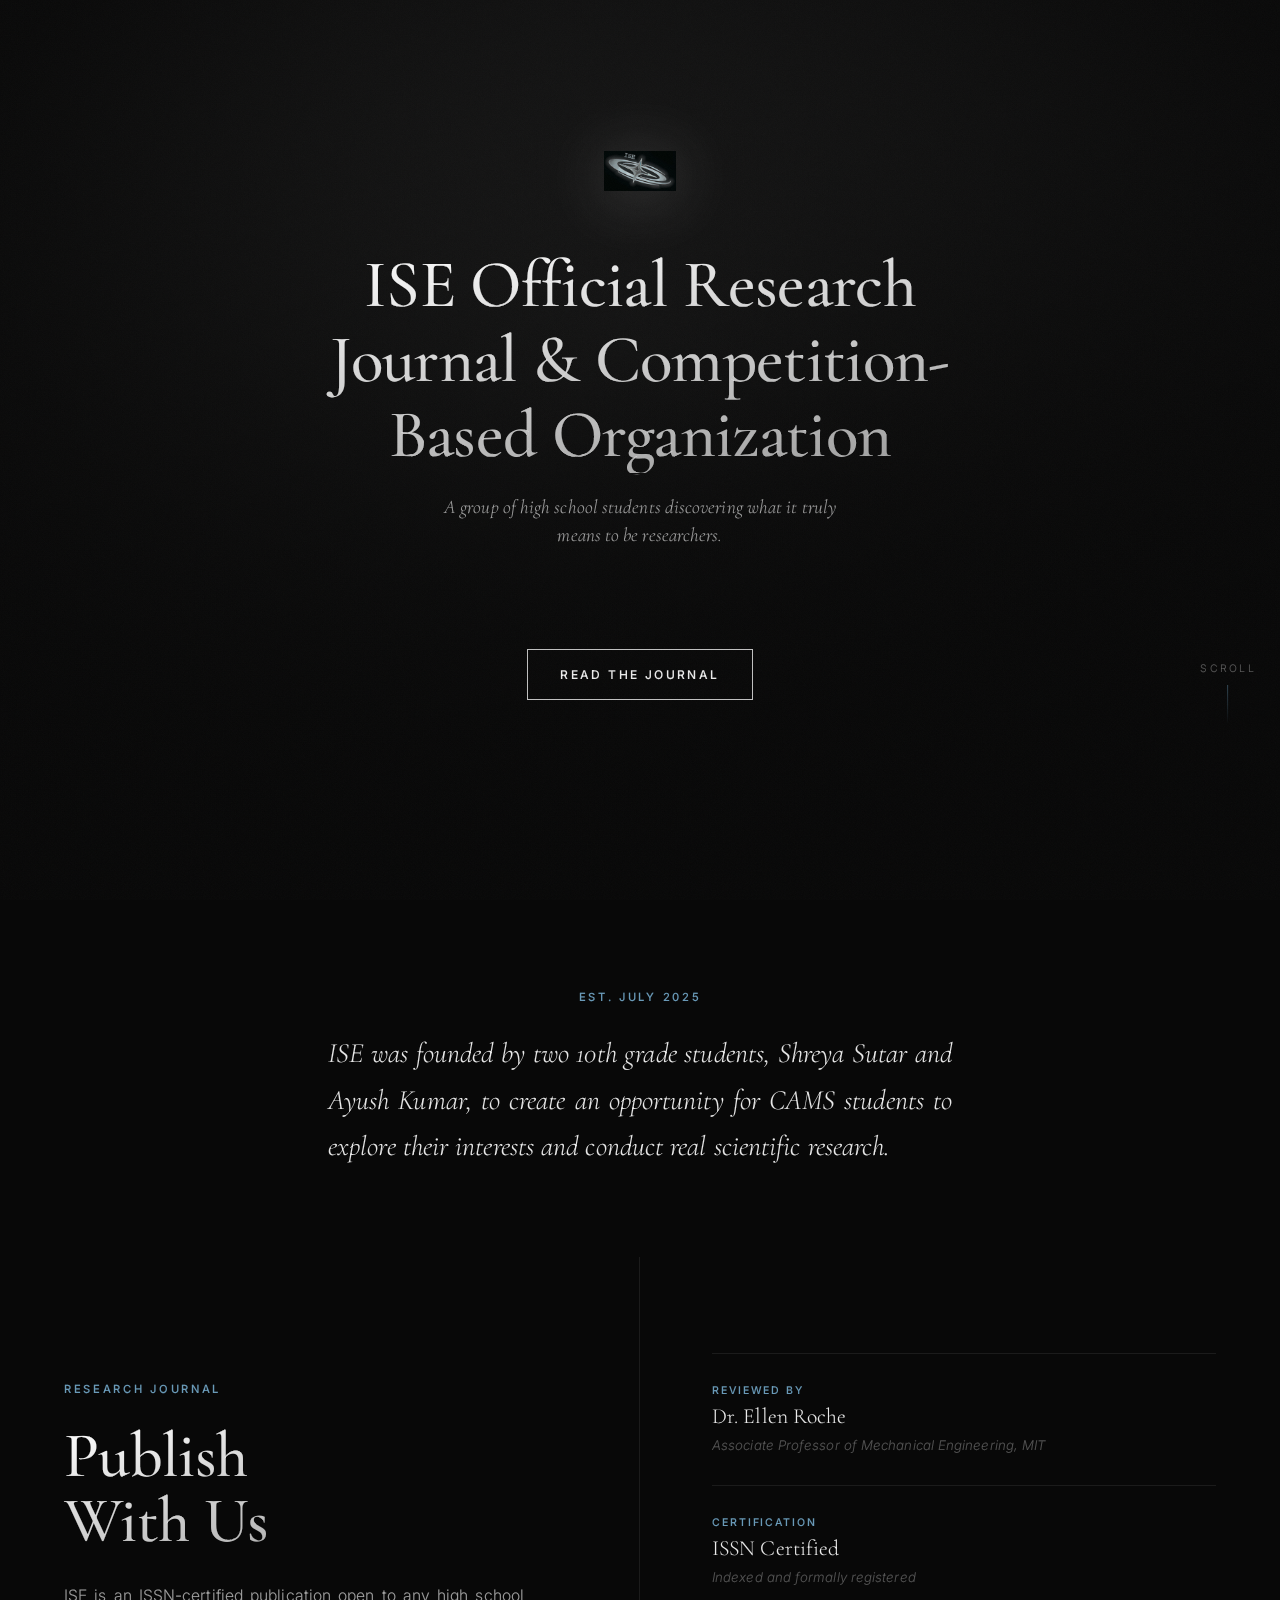
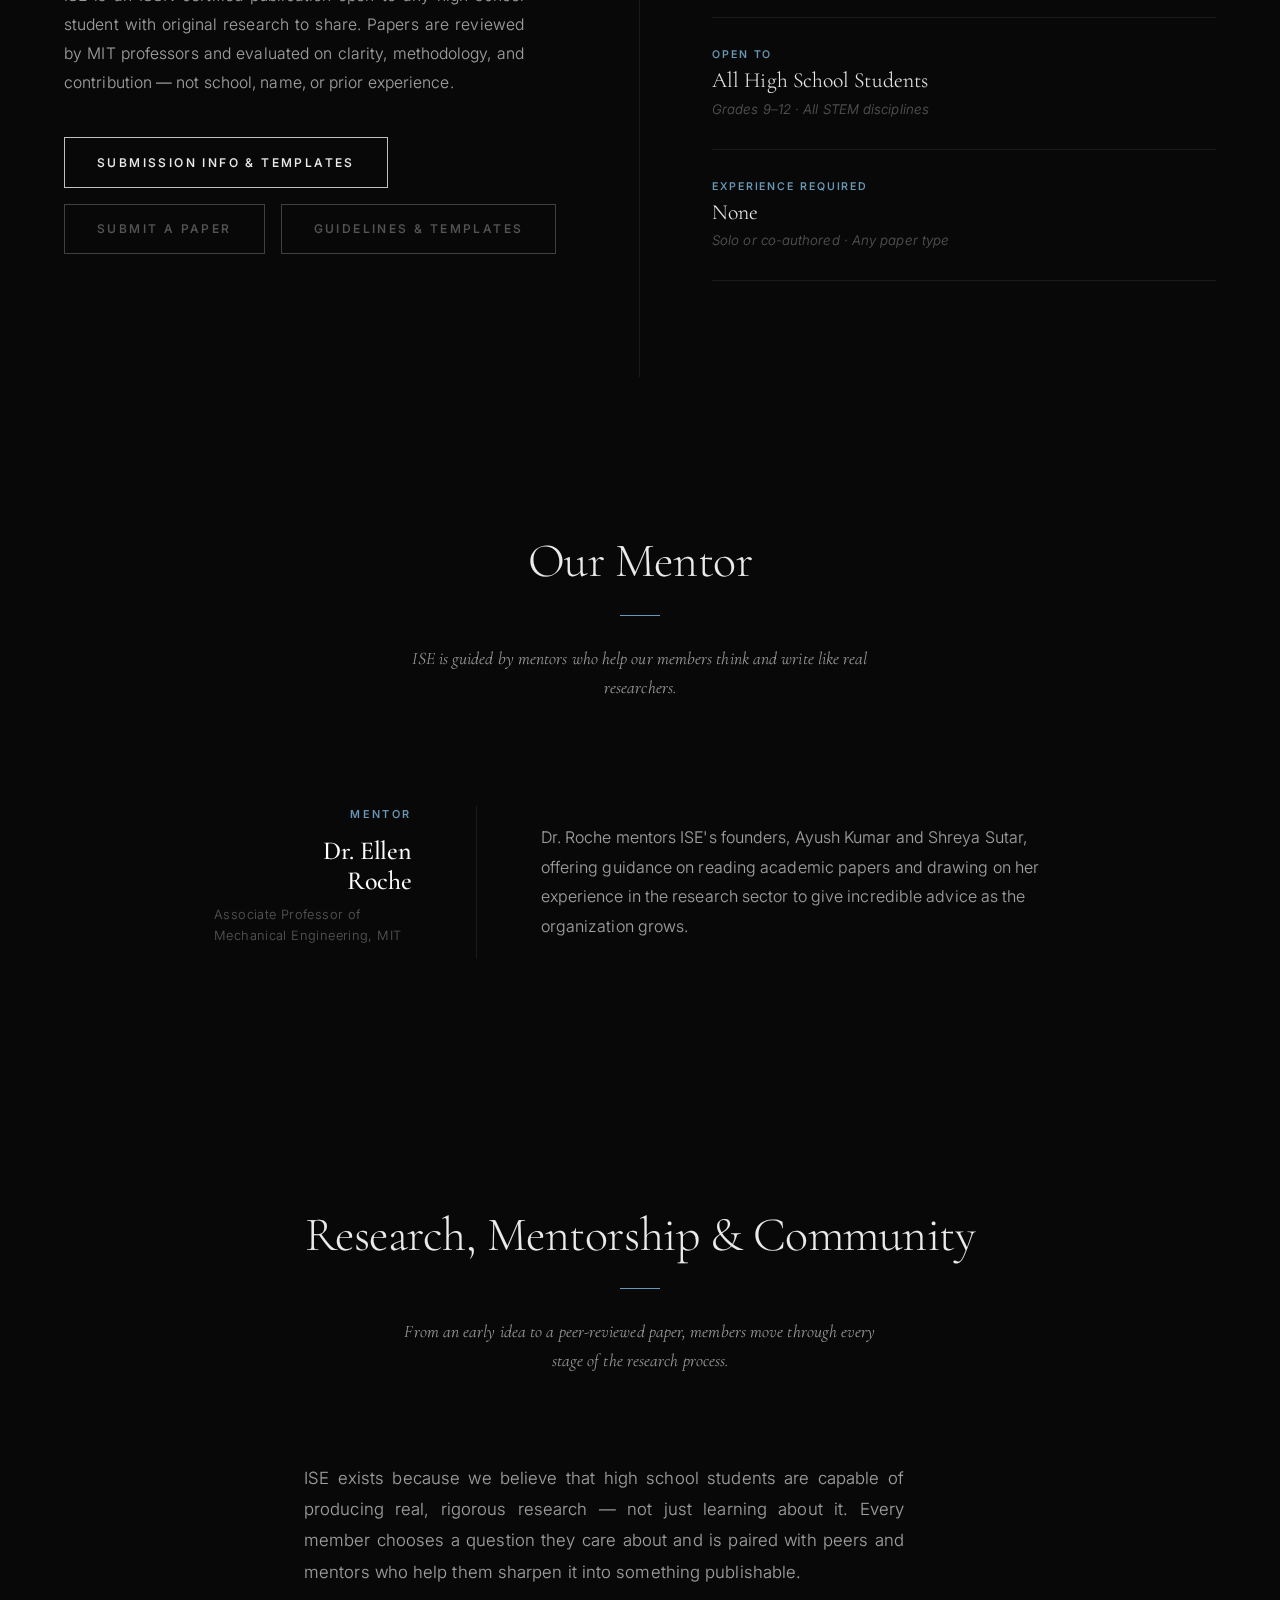
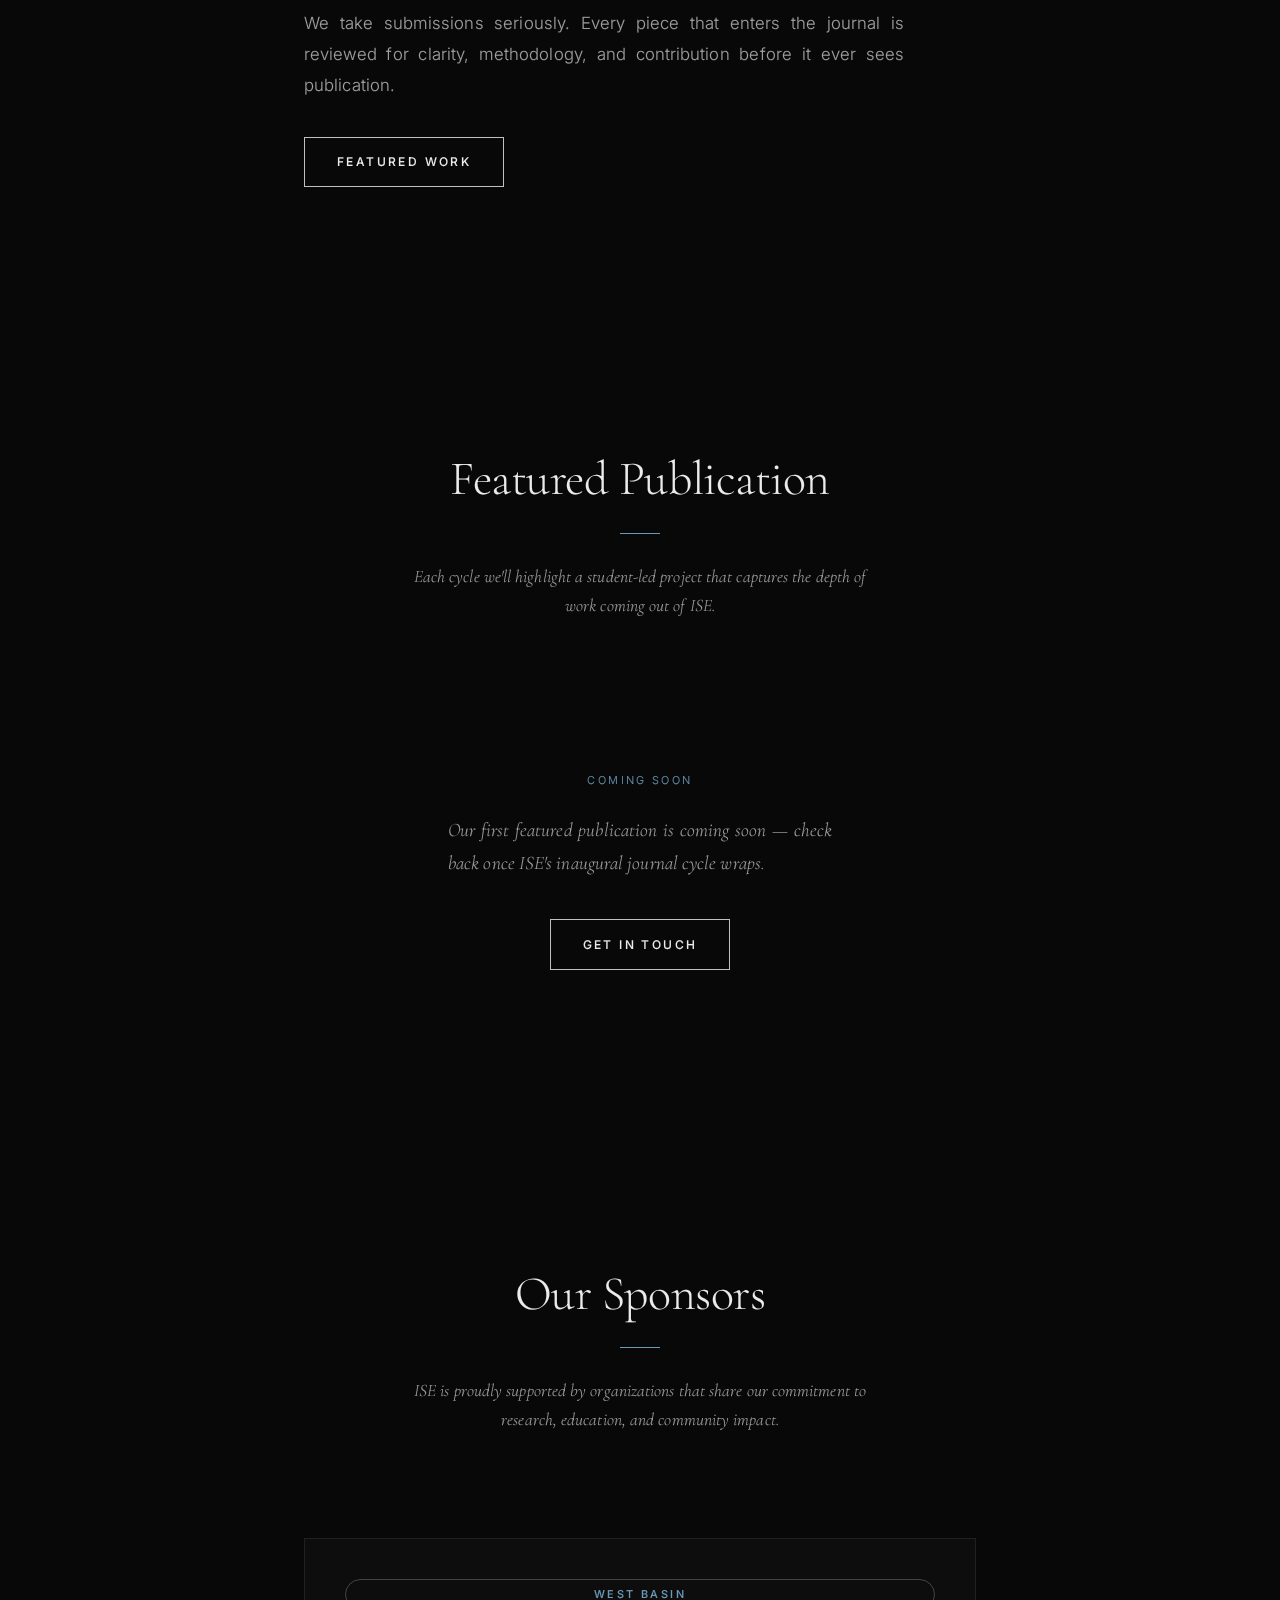
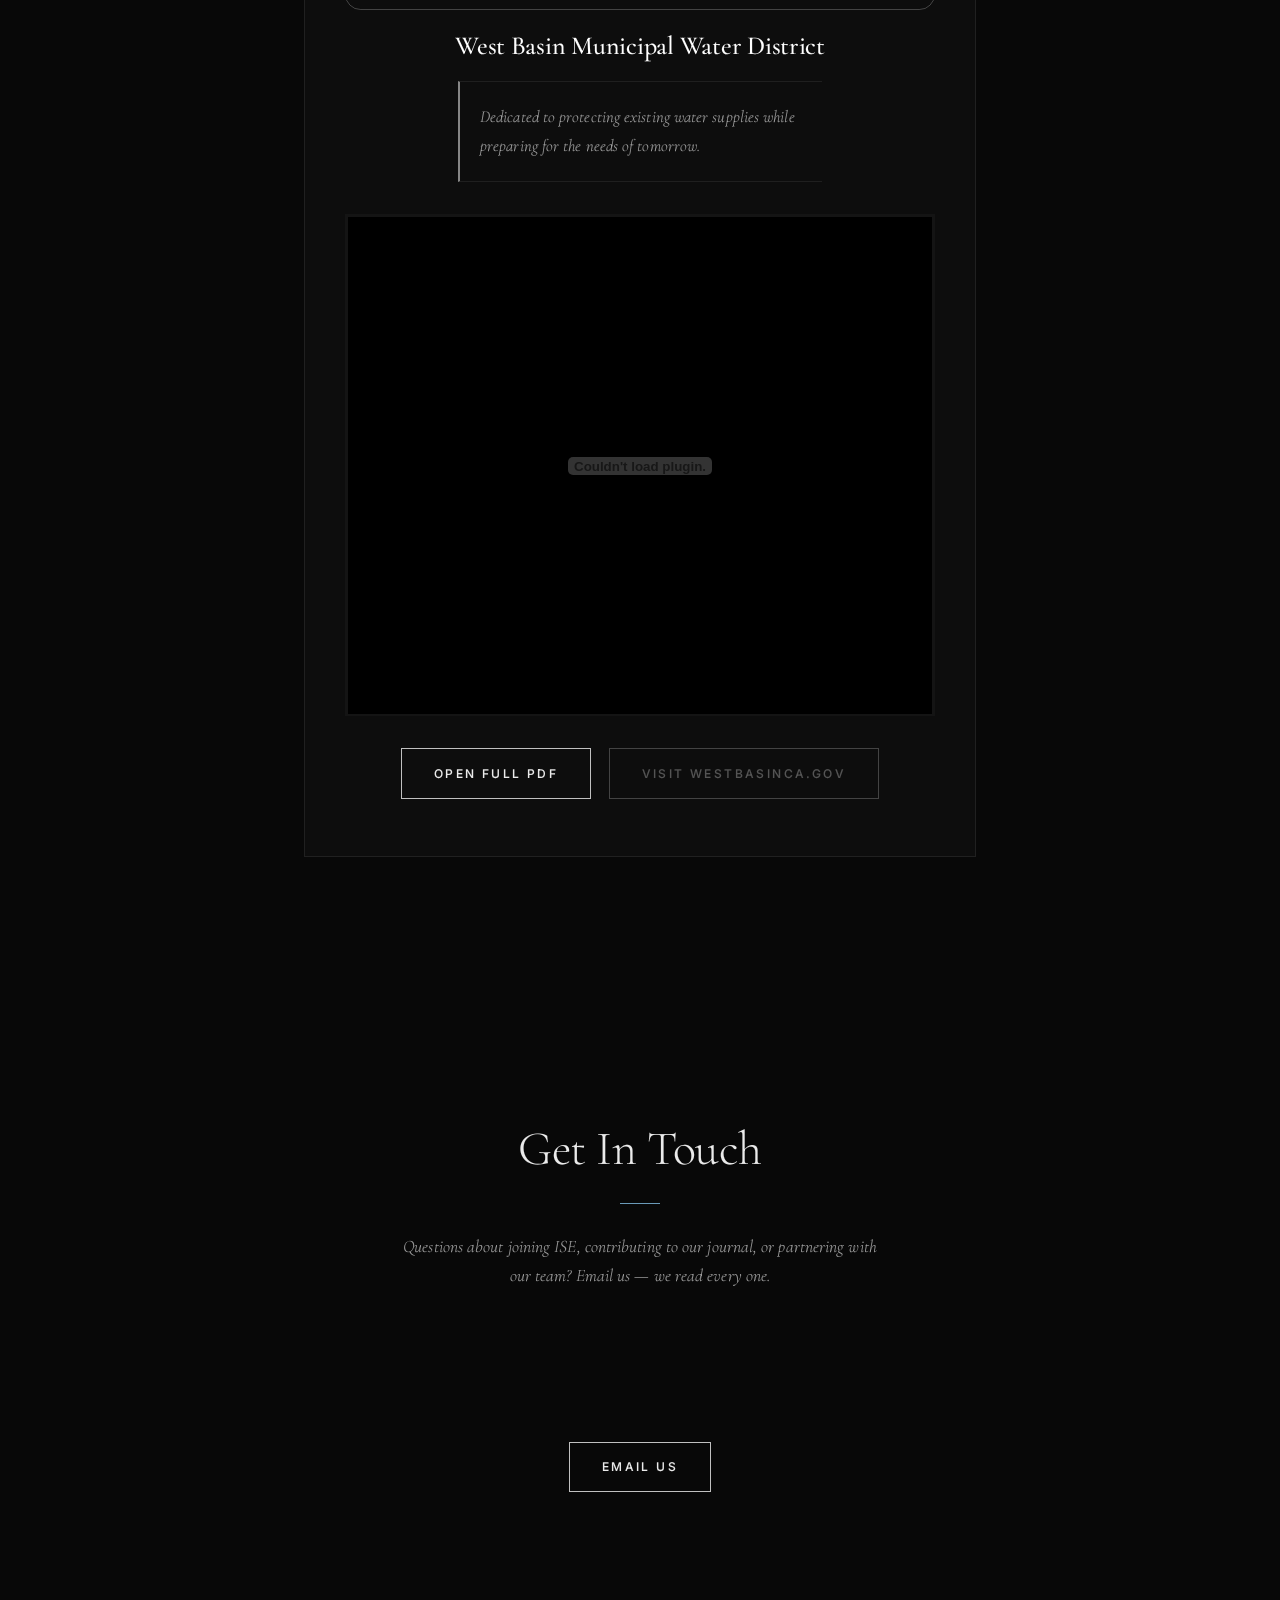
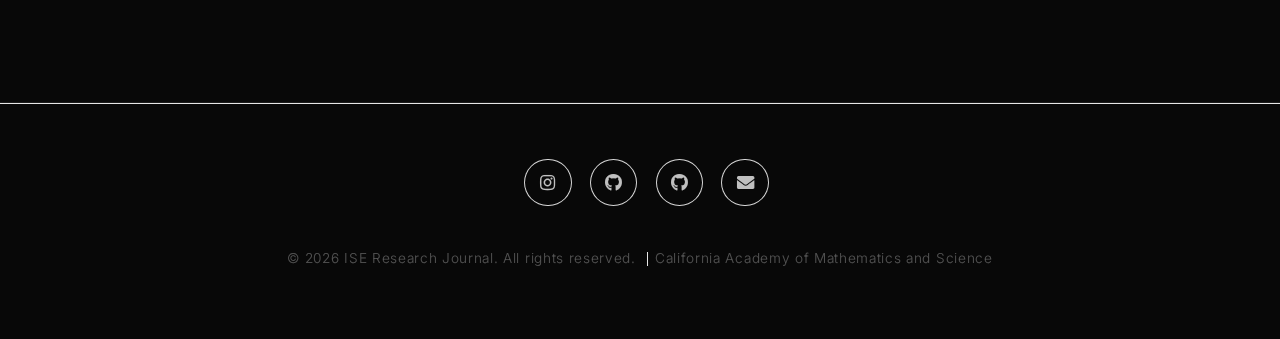
<file: index.html>
<!DOCTYPE HTML>
<!--
	ISE Official STEM Journal
	Base template: html5up.net (CCA 3.0) | Theme override: ISE black/silver
-->
<html>
	<head>
		<title>ISE Official STEM Journal</title>
		<meta charset="utf-8" />
		<meta name="viewport" content="width=device-width, initial-scale=1" />
		<meta name="description" content="ISE is a student-founded research journal and competition-based organization at the California Academy of Mathematics and Science, giving high school students the opportunity to conduct and publish real scientific research." />
		<link rel="icon" type="image/png" href="images/ISE_image.png" />
		<meta property="og:title" content="ISE Official Research Journal & Competition-Based Organization" />
		<meta property="og:description" content="A group of high school students discovering what it truly means to be researchers." />
		<meta property="og:image" content="images/header.jpg" />
		<meta property="og:type" content="website" />
		<link rel="stylesheet" href="assets/css/main.css" />
		<link rel="preconnect" href="https://fonts.googleapis.com">
		<link rel="preconnect" href="https://fonts.gstatic.com" crossorigin>
		<link href="https://fonts.googleapis.com/css2?family=Cormorant+Garamond:ital,wght@0,400;0,500;0,600;0,700;1,400;1,500&family=Inter:wght@300;400;500;600&display=swap" rel="stylesheet">

		<style>
			/* === ISE Theme — Black / White / Silver / Gray ============ */
			:root {
				--c-bg:            #080808;
				--c-bg-3:          #181818;
				--c-bg-elev:       #222222;
				--c-border:        rgba(192,192,192,0.10);
				--c-border-strong: rgba(192,192,192,0.30);
				--c-text:          #e8e8e8;
				--c-text-dim:      #a0a0a0;
				--c-text-mute:     #555;
				--c-silver:        #c0c0c0;
				--c-silver-bright: #ebebeb;
				--c-silver-dark:   #8a8a8a;
				--c-accent:        #6a9ab8;
				--c-accent-dim:    rgba(106,154,184,0.15);
				--ff-serif:        'Cormorant Garamond', Georgia, 'Times New Roman', serif;
				--ff-sans:         'Inter', -apple-system, BlinkMacSystemFont, 'Segoe UI', Roboto, sans-serif;
			}

			*, *::before, *::after { box-sizing: border-box; }

			html, body, body.is-preload {
				background: var(--c-bg);
				color: var(--c-text);
				font-family: var(--ff-sans);
				font-weight: 300;
				letter-spacing: 0.005em;
				line-height: 1.65;
			}

			h1, h2, h3, h4, h5, h6 {
				font-family: var(--ff-serif);
				font-weight: 500;
				letter-spacing: -0.01em;
				color: var(--c-silver-bright);
			}

			a { color: var(--c-silver-bright); transition: color .2s ease; }
			a:hover { color: #fff; }

			/* ---- Grain overlay ----------------------------------------- */
			body::after {
				content: '';
				position: fixed;
				inset: 0;
				pointer-events: none;
				z-index: 9999;
				opacity: 0.028;
				background-image: url("data:image/svg+xml,%3Csvg viewBox='0 0 256 256' xmlns='http://www.w3.org/2000/svg'%3E%3Cfilter id='noise'%3E%3CfeTurbulence type='fractalNoise' baseFrequency='0.9' numOctaves='4' stitchTiles='stitch'/%3E%3C/filter%3E%3Crect width='100%25' height='100%25' filter='url(%23noise)'/%3E%3C/svg%3E");
				background-size: 200px 200px;
			}

			/* ---- Scroll reveal ----------------------------------------- */
			.reveal {
				opacity: 0;
				transform: translateY(28px);
				transition: opacity 0.75s cubic-bezier(.22,.68,0,1.2), transform 0.75s cubic-bezier(.22,.68,0,1.2);
			}
			.reveal.visible {
				opacity: 1;
				transform: none;
			}
			.reveal-delay-1 { transition-delay: 0.1s; }
			.reveal-delay-2 { transition-delay: 0.2s; }
			.reveal-delay-3 { transition-delay: 0.32s; }
			.reveal-delay-4 { transition-delay: 0.44s; }

			/* ---- Hero -------------------------------------------------- */
			#header {
				position: relative;
				min-height: 100vh;
				display: flex; flex-direction: column;
				align-items: center; justify-content: center;
				text-align: center;
				padding: 5rem 1.5rem;
				background: var(--c-bg);
				overflow: hidden;
			}
			#header::before {
				content: '';
				position: absolute; inset: 0;
				background-image: var(--hero-image, none);
				background-size: cover;
				background-position: center;
				opacity: 0.28;
				filter: grayscale(100%) contrast(1.1);
				z-index: 0;
				transform: scale(1.04);
				animation: hero-drift 22s ease-in-out infinite alternate;
			}
			@keyframes hero-drift {
				from { transform: scale(1.04) translateY(0); }
				to   { transform: scale(1.08) translateY(-12px); }
			}
			#header::after {
				content: '';
				position: absolute; inset: 0;
				background:
					radial-gradient(ellipse 80% 70% at 50% 40%, rgba(8,8,8,0.3) 0%, rgba(8,8,8,0.92) 80%),
					linear-gradient(180deg, rgba(8,8,8,0.2) 0%, rgba(8,8,8,0.88) 100%);
				z-index: 1;
			}
			#header > * { position: relative; z-index: 2; }

			.hero-logo {
				width: 72px;
				height: 72px;
				object-fit: contain;
				margin-bottom: 2.5rem;
				opacity: 0.92;
				animation: logo-appear 1.2s cubic-bezier(.22,.68,0,1.2) both;
			}
			@keyframes logo-appear {
				from { opacity: 0; transform: translateY(-12px) scale(0.9); }
				to   { opacity: 0.92; transform: none; }
			}

			#header header h1 {
				font-size: clamp(2.2rem, 5.5vw, 4.2rem);
				line-height: 1.12;
				max-width: 20ch;
				margin: 0 auto 1.25rem;
				background: linear-gradient(170deg, #ffffff 0%, #999 100%);
				-webkit-background-clip: text;
				background-clip: text;
				-webkit-text-fill-color: transparent;
				animation: hero-text-in 1.1s 0.2s cubic-bezier(.22,.68,0,1.2) both;
			}
			#header header p {
				color: var(--c-text-dim);
				max-width: 52ch;
				margin: 0 auto 2.5rem;
				font-style: italic;
				font-family: var(--ff-serif);
				font-size: 1.2rem;
				animation: hero-text-in 1.1s 0.38s cubic-bezier(.22,.68,0,1.2) both;
			}
			#header footer {
				margin-top: 1rem;
				animation: hero-text-in 1.1s 0.52s cubic-bezier(.22,.68,0,1.2) both;
			}
			@keyframes hero-text-in {
				from { opacity: 0; transform: translateY(18px); }
				to   { opacity: 1; transform: none; }
			}

			/* scroll cue */
			.scroll-cue {
				position: absolute;
				bottom: 2.5rem;
				left: 50%;
				transform: translateX(-50%);
				z-index: 3;
				display: flex;
				flex-direction: column;
				align-items: center;
				gap: 0.5rem;
				opacity: 0.45;
				animation: cue-fade 1s 1.2s both;
			}
			@keyframes cue-fade { from { opacity: 0; } to { opacity: 0.45; } }
			.scroll-cue span {
				font-family: var(--ff-sans);
				font-size: 0.65rem;
				letter-spacing: 0.22em;
				text-transform: uppercase;
				color: var(--c-silver);
			}
			.scroll-cue-line {
				width: 1px;
				height: 40px;
				background: linear-gradient(to bottom, var(--c-accent), transparent);
				animation: line-pulse 2s ease-in-out infinite;
			}
			@keyframes line-pulse {
				0%, 100% { opacity: 0.4; transform: scaleY(1); }
				50% { opacity: 1; transform: scaleY(1.15); }
			}

			/* ---- Buttons ---------------------------------------------- */
			.button,
			input[type="submit"],
			input[type="reset"] {
				display: inline-block;
				background: transparent !important;
				border: 1px solid var(--c-silver) !important;
				color: var(--c-silver-bright) !important;
				text-transform: uppercase;
				letter-spacing: 0.2em;
				font-family: var(--ff-sans) !important;
				font-size: 0.75rem !important;
				font-weight: 500 !important;
				padding: 0.9rem 2rem !important;
				border-radius: 0 !important;
				box-shadow: none !important;
				text-shadow: none !important;
				transition: background .25s ease, color .25s ease, border-color .25s ease, transform .2s ease;
				cursor: pointer;
				text-decoration: none;
			}
			.button:hover,
			input[type="submit"]:hover,
			input[type="reset"]:hover {
				background: var(--c-silver-bright) !important;
				color: #000 !important;
				border-color: var(--c-silver-bright) !important;
				transform: translateY(-2px);
			}
			.button.alt,
			input[type="reset"] {
				border-color: rgba(192,192,192,0.3) !important;
				color: var(--c-text-mute) !important;
			}
			.button.alt:hover {
				background: rgba(192,192,192,0.1) !important;
				color: var(--c-silver-bright) !important;
				border-color: var(--c-silver-dark) !important;
			}

			/* ---- Main sections --------------------------------------- */
			.main {
				background: var(--c-bg) !important;
				padding: 7rem 0;
			}
			.main + .main { border-top: none; }

			.main > header { text-align: center; margin-bottom: 4.5rem; padding: 0 1.5rem; }
			.main > header h2 {
				font-size: clamp(1.9rem, 4vw, 3rem);
				margin-bottom: 0.75rem;
				display: inline-block;
			}
			.main > header h2::after {
				content: '';
				display: block;
				width: 40px; height: 1px;
				background: var(--c-accent);
				margin: 1.1rem auto 0;
				transition: width .4s ease;
			}
			.main > header:hover h2::after { width: 80px; }
			.main > header p {
				color: var(--c-text-dim);
				max-width: 60ch;
				margin: 1rem auto 0;
				font-family: var(--ff-serif);
				font-style: italic;
				font-size: 1.1rem;
			}

			/* ---- Content blocks -------------------------------------- */
			.content.dark { background: transparent; color: var(--c-text); }
			.content.style1.featured { background: transparent; padding: 2rem 0; }
			.content.style2 { padding: 2rem 0; }
			.content.style3 { padding: 2rem 0; }
			.content.style4 { background: transparent; padding: 4rem 0; }

			/* ---- Image grids ----------------------------------------- */
			.image.fit { display: block; overflow: hidden; }
			.image.fit img {
				display: block;
				width: 100%; height: auto;
				border: 1px solid var(--c-border);
				filter: grayscale(100%) contrast(1.05) brightness(0.82);
				transition: filter .5s ease, transform .6s ease;
			}
			.image.fit:hover img {
				filter: grayscale(20%) contrast(1.0) brightness(1.0);
				transform: scale(1.05);
			}

			/* ---- Forms ----------------------------------------------- */
			input[type="text"],
			input[type="email"],
			textarea,
			select {
				background: rgba(255,255,255,0.03) !important;
				border: 1px solid var(--c-border) !important;
				color: var(--c-text) !important;
				border-radius: 0 !important;
				padding: 1rem 1.1rem !important;
				font-family: var(--ff-sans) !important;
				font-size: 0.95rem !important;
				box-shadow: none !important;
				transition: border-color .2s ease, background .2s ease;
			}
			input[type="text"]:focus,
			input[type="email"]:focus,
			textarea:focus,
			select:focus {
				border-color: var(--c-silver) !important;
				background: rgba(255,255,255,0.05) !important;
				outline: none !important;
			}
			::placeholder { color: var(--c-text-mute) !important; }
			textarea { min-height: 180px; }

			/* ---- Footer ---------------------------------------------- */
			#footer {
				background: var(--c-bg);
				padding: 3.5rem 1.5rem;
				text-align: center;
				border-top: 1px solid var(--c-border);
			}
			#footer .icons { margin-bottom: 1.25rem; }
			#footer .icons li a {
				color: var(--c-silver) !important;
				transition: color .25s ease, transform .25s ease;
				display: inline-block;
			}
			#footer .icons li a:hover {
				color: #fff !important;
				transform: translateY(-2px);
			}
			#footer .copyright {
				color: var(--c-text-mute);
				font-size: 0.85rem;
				letter-spacing: 0.05em;
			}
			#footer .copyright a { color: var(--c-silver); }

			/* ---- Kill ALL template background overrides --------------- */
			.main > header { background: transparent !important; }
			.main > .content.dark,
			.main > .content.style1,
			.main > .content.style2,
			.main > .content.style3,
			.main > .content.style4 { background: transparent !important; }

			/* ---- Spacing tweaks --------------------------------------- */
			.container { padding-left: 1.5rem; padding-right: 1.5rem; }
			.row > * { margin-bottom: 1.5rem; }

			/* ---- EST. founding strip ---------------------------------- */
			#first {
				padding: 5.5rem 0;
				background: var(--c-bg) !important;
			}
			#first .founding-strip {
				display: flex;
				flex-direction: column;
				align-items: center;
				text-align: center;
			}
			.founding-eyebrow {
				font-family: var(--ff-sans);
				font-size: 0.7rem;
				font-weight: 500;
				letter-spacing: 0.24em;
				text-transform: uppercase;
				color: var(--c-accent);
				display: block;
				margin-bottom: 1.5rem;
			}
			.founding-text {
				font-family: var(--ff-serif);
				font-size: clamp(1.3rem, 2.6vw, 1.75rem);
				font-style: italic;
				color: var(--c-text);
				max-width: 52ch;
				margin: 0 auto;
				line-height: 1.65;
			}

			/* ---- Publish With Us — editorial layout ------------------- */
			#publish {
				padding: 0;
				background: var(--c-bg);
			}
			.pub-editorial {
				display: grid;
				grid-template-columns: 1fr 1fr;
				min-height: 580px;
			}
			.pub-left {
				background: var(--c-bg);
				padding: 6rem 4.5rem 6rem 5vw;
				display: flex;
				flex-direction: column;
				justify-content: center;
				border-right: 1px solid var(--c-border);
			}
			.pub-eyebrow {
				font-family: var(--ff-sans);
				font-size: 0.7rem;
				font-weight: 500;
				letter-spacing: 0.24em;
				text-transform: uppercase;
				color: var(--c-accent);
				display: block;
				margin-bottom: 1.5rem;
			}
			.pub-heading {
				font-size: clamp(2.8rem, 5vw, 4.8rem);
				line-height: 1.02;
				margin: 0 0 1.75rem;
				background: linear-gradient(160deg, #ffffff 0%, #888 100%);
				-webkit-background-clip: text;
				background-clip: text;
				-webkit-text-fill-color: transparent;
			}
			.pub-body {
				color: var(--c-text-dim);
				font-size: 0.98rem;
				line-height: 1.85;
				max-width: 46ch;
				margin: 0 0 2.5rem;
			}
			.pub-actions {
				display: flex;
				gap: 1rem;
				flex-wrap: wrap;
			}
			.pub-right {
				background: var(--c-bg);
				padding: 6rem 5vw 6rem 4.5rem;
				display: flex;
				flex-direction: column;
				justify-content: center;
				gap: 0;
			}
			.pub-credential {
				padding: 1.75rem 0;
				border-bottom: 1px solid var(--c-border);
				display: flex;
				flex-direction: column;
				gap: 0.3rem;
				transition: padding-left .25s ease;
			}
			.pub-credential:first-child { border-top: 1px solid var(--c-border); }
			.pub-credential:hover { padding-left: 0.5rem; }
			.cred-label {
				font-family: var(--ff-sans);
				font-size: 0.66rem;
				font-weight: 500;
				letter-spacing: 0.18em;
				text-transform: uppercase;
				color: var(--c-accent);
			}
			.cred-value {
				font-family: var(--ff-serif);
				font-size: 1.35rem;
				color: var(--c-silver-bright);
				line-height: 1.2;
			}
			.cred-sub {
				font-size: 0.83rem;
				color: var(--c-text-mute);
				font-style: italic;
			}

			@media (max-width: 768px) {
				.pub-editorial { grid-template-columns: 1fr; }
				.pub-left { padding: 4rem 1.5rem; border-right: none; border-bottom: 1px solid var(--c-border); }
				.pub-right { padding: 3rem 1.5rem; }
			}

			/* ---- Mentor section --------------------------------------- */
			#mentor {
				background: var(--c-bg) !important;
				padding: 6rem 0;
			}
			#mentor .main > header,
			#mentor > header { background: transparent !important; }
			.mentor-inner {
				display: grid;
				grid-template-columns: 1fr 2fr;
				gap: 4rem;
				align-items: center;
				padding: 0 1.5rem;
				max-width: 900px;
				margin: 0 auto;
			}
			.mentor-label-col {
				text-align: right;
				border-right: 1px solid var(--c-border);
				padding-right: 4rem;
			}
			.mentor-tag {
				font-family: var(--ff-sans);
				font-size: 0.68rem;
				font-weight: 500;
				letter-spacing: 0.22em;
				text-transform: uppercase;
				color: var(--c-accent);
				display: block;
				margin-bottom: 0.75rem;
			}
			.mentor-name {
				font-family: var(--ff-serif);
				font-size: clamp(1.6rem, 3vw, 2.2rem);
				line-height: 1.15;
				margin: 0;
				color: var(--c-silver-bright);
			}
			.mentor-title {
				font-family: var(--ff-sans);
				font-size: 0.8rem;
				color: var(--c-text-mute);
				margin-top: 0.5rem;
				letter-spacing: 0.03em;
			}
			.mentor-body {
				color: var(--c-text-dim);
				font-size: 1rem;
				line-height: 1.85;
			}
			@media (max-width: 700px) {
				.mentor-inner { grid-template-columns: 1fr; gap: 2rem; }
				.mentor-label-col { text-align: left; border-right: none; border-bottom: 1px solid var(--c-border); padding-right: 0; padding-bottom: 2rem; }
			}

			/* ---- Research section ------------------------------------- */
			#second .content { padding: 0 !important; }
			.students-block { padding: 1rem 0 2rem; }
			.students-block p {
				color: var(--c-text-dim);
				font-size: 1.05rem;
				line-height: 1.85;
				margin-bottom: 1.25rem;
				max-width: 60ch;
			}
			.students-block .button { margin-top: 1rem; }

			/* ---- Featured publication --------------------------------- */
			#third .coming-soon-block {
				text-align: center;
				padding: 3rem 0 2rem;
			}
			#third .coming-soon-label {
				font-family: var(--ff-sans);
				font-size: 0.68rem;
				letter-spacing: 0.22em;
				text-transform: uppercase;
				color: var(--c-accent);
				display: block;
				margin-bottom: 1.5rem;
			}
			#third .coming-soon-text {
				font-family: var(--ff-serif);
				font-style: italic;
				font-size: 1.2rem;
				color: var(--c-text-dim);
				max-width: 48ch;
				margin: 0 auto 2.5rem;
				line-height: 1.7;
			}

			/* ---- Get In Touch ----------------------------------------- */
			#fourth { text-align: center; }
			#fourth .content.style4 {
				background: transparent !important;
				padding: 5rem 0 !important;
			}

			/* ---- Sponsor card ----------------------------------------- */
			.sponsor-card {
				border: 1px solid var(--c-border);
				padding: 2.5rem;
				text-align: center;
			}
			.sponsor-mark {
				font-family: var(--ff-sans);
				font-size: 0.68rem;
				font-weight: 500;
				letter-spacing: 0.22em;
				text-transform: uppercase;
				color: var(--c-accent);
				display: block;
				margin-bottom: 1rem;
			}
			.sponsor-name {
				font-family: var(--ff-serif);
				font-size: clamp(1.4rem, 3vw, 1.9rem);
				color: var(--c-silver-bright);
				margin: 0 0 1rem;
			}
			.sponsor-quote {
				font-family: var(--ff-serif);
				font-style: italic;
				color: var(--c-text-dim);
				font-size: 1.05rem;
				line-height: 1.7;
				border-left: 2px solid var(--c-accent);
				margin: 0 auto 2rem;
				padding-left: 1.25rem;
				text-align: left;
				max-width: 52ch;
			}
			.sponsor-pdf {
				margin-bottom: 2rem;
			}
			.sponsor-pdf object,
			.sponsor-pdf embed {
				width: 100%;
				height: 500px;
				border: 1px solid var(--c-border);
				display: block;
			}
			.sponsor-pdf-fallback {
				color: var(--c-text-dim);
				font-size: 0.9rem;
				padding: 2rem;
				border: 1px solid var(--c-border);
				text-align: center;
			}
		</style>
	</head>
	<body class="is-preload">

		<section id="header" class="dark" style="--hero-image: url('images/header.jpg');">
			<img src="images/ISE_image.png" alt="ISE" class="hero-logo" />
			<header>
				<h1>ISE Official Research Journal &amp; Competition-Based Organization</h1>
				<p>A group of high school students discovering what it truly means to be researchers.</p>
			</header>
			<footer>
				<a href="https://drive.google.com/file/d/1ZbXNEr56wgRQEBzD4_aUhIesoJZzXqxv/view?usp=sharing" class="button" target="_blank" rel="noopener">Read the Journal</a>
			</footer>
			<div class="scroll-cue">
				<span>Scroll</span>
				<div class="scroll-cue-line"></div>
			</div>
		</section>

		<!-- First -->
		<section id="first" class="main">
			<div class="founding-strip container reveal">
				<span class="founding-eyebrow">Est. July 2025</span>
				<p class="founding-text">ISE was founded by two 10th grade students, Shreya Sutar and Ayush Kumar, to create an opportunity for CAMS students to explore their interests and conduct real scientific research.</p>
			</div>
		</section>

		<!-- Publish With Us -->
		<section id="publish">
			<div class="pub-editorial">
				<div class="pub-left reveal">
					<span class="pub-eyebrow">Research Journal</span>
					<h2 class="pub-heading">Publish<br>With Us</h2>
					<p class="pub-body">ISE is an ISSN-certified publication open to any high school student with original research to share. Papers are reviewed by MIT professors and evaluated on clarity, methodology, and contribution &mdash; not school, name, or prior experience.</p>
					<div class="pub-actions">
						<a href="publish.html" class="button">Submission Info &amp; Templates</a>
						<a href="mailto:iseofficialjournal@gmail.com?subject=ISE%20Journal%20Submission" class="button alt">Submit a Paper</a>
						<!-- Added modal trigger so templates remain available inline -->
						<a href="#" class="button alt" data-modal-open="publish-modal">Guidelines &amp; Templates</a>
					</div>
				</div>
				<div class="pub-right reveal reveal-delay-2">
					<div class="pub-credential">
						<span class="cred-label">Reviewed By</span>
						<span class="cred-value">Dr. Ellen Roche</span>
						<span class="cred-sub">Associate Professor of Mechanical Engineering, MIT</span>
					</div>
					<div class="pub-credential">
						<span class="cred-label">Certification</span>
						<span class="cred-value">ISSN Certified</span>
						<span class="cred-sub">Indexed and formally registered</span>
					</div>
					<div class="pub-credential">
						<span class="cred-label">Open To</span>
						<span class="cred-value">All High School Students</span>
						<span class="cred-sub">Grades 9–12 &middot; All STEM disciplines</span>
					</div>
					<div class="pub-credential">
						<span class="cred-label">Experience Required</span>
						<span class="cred-value">None</span>
						<span class="cred-sub">Solo or co-authored &middot; Any paper type</span>
					</div>
				</div>
			</div>
		</section>

		<!-- Publish modal (restored from main branch) -->
		<div class="modal" id="publish-modal" hidden>
			<div class="modal-backdrop" data-modal-close></div>
			<div class="modal-panel" role="dialog" aria-modal="true" aria-labelledby="publish-modal-title">
				<button class="modal-close" data-modal-close aria-label="Close">&times;</button>
				<h2 id="publish-modal-title">Submission Guidelines</h2>

				<h3>Eligibility</h3>
				<ul>
					<li>Open to currently enrolled high school students.</li>
					<li>Work must be original and authored by the submitting student.</li>
					<li>Papers previously published in another journal are not eligible.</li>
					<li>Co-authored submissions are accepted; list every contributor.</li>
				</ul>

				<h3>Review process</h3>
				<p>Each submission is read by the ISE editorial team for clarity, soundness of method, and contribution. Papers advancing past the first round receive written feedback and, where appropriate, guidance informed by our mentor Dr. Ellen Roche, Associate Professor of Mechanical Engineering at MIT. Expect a response within several weeks of submitting.</p>

				<h3>What to submit</h3>
				<ul>
					<li>Your paper as a PDF, formatted using one of the templates below.</li>
					<li>An abstract of 250 words or fewer.</li>
					<li>Author name, grade level, and school.</li>
					<li>Any figures or datasets referenced in the paper.</li>
				</ul>

				<h3>Templates</h3>
				<p>Download the template that fits your work and format your paper to match before submitting.</p>
				<ul class="actions modal-templates">
					<li><a href="assets/templates/ISEJ_Research_Paper_Template.docx" class="button alt" download>Research Paper Template</a></li>
					<li><a href="assets/templates/ISEJ_Engineering_Paper_Template.docx" class="button alt" download>Engineering Paper Template</a></li>
				</ul>

				<footer>
					<ul class="actions special">
						<li><a href="https://forms.gle/4QiPB6YRAWxoKEqv6" class="button" target="_blank" rel="noopener">Submit Your Paper</a></li>
					</ul>
				</footer>
			</div>
		</div>

		<!-- Mentor -->
		<section id="mentor" class="main">
			<header>
				<div class="container reveal">
					<h2>Our Mentor</h2>
					<p>ISE is guided by mentors who help our members think and write like real researchers.</p>
				</div>
			</header>
			<div class="content dark style2">
				<div class="mentor-inner">
					<div class="mentor-label-col reveal">
						<span class="mentor-tag">Mentor</span>
						<h3 class="mentor-name">Dr. Ellen<br>Roche</h3>
						<p class="mentor-title">Associate Professor of<br>Mechanical Engineering, MIT</p>
					</div>
					<div class="mentor-body reveal reveal-delay-2">
						Dr. Roche mentors ISE's founders, Ayush Kumar and Shreya Sutar, offering guidance on reading academic papers and drawing on her experience in the research sector to give incredible advice as the organization grows.
					</div>
				</div>
			</div>
		</section>

		<!-- Second -->
		<section id="second" class="main">
			<header>
				<div class="container reveal">
					<h2>Research, Mentorship &amp; Community</h2>
					<p>From an early idea to a peer-reviewed paper, members move through every stage of the research process.</p>
				</div>
			</header>
			<div class="content dark style2">
				<div class="container medium reveal">
					<div class="students-block">
						<p>ISE exists because we believe that high school students are capable of producing real, rigorous research — not just learning about it. Every member chooses a question they care about and is paired with peers and mentors who help them sharpen it into something publishable.</p>
						<p>We take submissions seriously. Every piece that enters the journal is reviewed for clarity, methodology, and contribution before it ever sees publication.</p>
						<a href="#third" class="button scrolly">Featured Work</a>
					</div>
				</div>
			</div>
		</section>

		<!-- Third -->
		<section id="third" class="main">
			<header>
				<div class="container reveal">
					<h2>Featured Publication</h2>
					<p>Each cycle we'll highlight a student-led project that captures the depth of work coming out of ISE.</p>
				</div>
			</header>
			<div class="content dark style3">
				<div class="container">
					<div class="coming-soon-block reveal">
						<span class="coming-soon-label">Coming Soon</span>
						<p class="coming-soon-text">Our first featured publication is coming soon — check back once ISE's inaugural journal cycle wraps.</p>
						<a href="#fourth" class="button scrolly">Get In Touch</a>
					</div>
				</div>
			</div>
		</section>

		<!-- Sponsors -->
		<section id="sponsors" class="main">
			<header>
				<div class="container reveal">
					<h2>Our Sponsors</h2>
					<p>ISE is proudly supported by organizations that share our commitment to research, education, and community impact.</p>
				</div>
			</header>
			<div class="content dark style2">
				<div class="container medium">
					<div class="sponsor-card reveal">
						<div class="sponsor-mark">West Basin</div>
						<h3 class="sponsor-name">West Basin Municipal Water District</h3>
						<blockquote class="sponsor-quote">Dedicated to protecting existing water supplies while preparing for the needs of tomorrow.</blockquote>
						<div class="sponsor-pdf">
							<object data="assets/pdf/west-basin-sponsorship.pdf" type="application/pdf">
								<embed src="assets/pdf/west-basin-sponsorship.pdf" type="application/pdf" />
								<p class="sponsor-pdf-fallback">Your browser can't display the PDF inline. <a href="assets/pdf/west-basin-sponsorship.pdf" target="_blank" rel="noopener">Open the West Basin sponsorship ad</a> in a new tab.</p>
							</object>
						</div>
						<ul class="actions special">
							<li><a href="assets/pdf/west-basin-sponsorship.pdf" class="button" target="_blank" rel="noopener">Open Full PDF</a></li>
							<li><a href="https://www.westbasinca.gov" class="button alt" target="_blank" rel="noopener">Visit WestBasinCA.gov</a></li>
						</ul>
					</div>
				</div>
			</div>
		</section>

		<!-- Fourth -->
		<section id="fourth" class="main">
			<header>
				<div class="container reveal">
					<h2>Get In Touch</h2>
					<p>Questions about joining ISE, contributing to our journal, or partnering with our team? Email us — we read every one.</p>
				</div>
			</header>
			<div class="content style4 featured">
				<div class="container medium reveal">
					<ul class="actions special">
						<li><a href="mailto:iseofficialjournal@gmail.com" class="button">Email Us</a></li>
					</ul>
				</div>
			</div>
		</section>

		<!-- Footer -->
		<section id="footer">
			<ul class="icons">
				<li><a href="https://www.instagram.com/cams.ise.official/" class="icon brands fa-instagram" target="_blank" rel="noopener"><span class="label">Instagram</span></a></li>
				<li><a href="https://github.com/ShreyaSutar-engi" class="icon brands fa-github" target="_blank" rel="noopener"><span class="label">GitHub (Shreya)</span></a></li>
				<li><a href="https://github.com/ayxsh-10" class="icon brands fa-github" target="_blank" rel="noopener"><span class="label">GitHub (Ayush)</span></a></li>
				<li><a href="mailto:iseofficialjournal@gmail.com" class="icon solid fa-envelope"><span class="label">Email</span></a></li>
			</ul>
			<div class="copyright">
				<ul class="menu">
					<li>&copy; 2026 ISE Research Journal. All rights reserved.</li>
					<li>California Academy of Mathematics and Science</li>
				</ul>
			</div>
		</section>

		<!-- Scripts -->
		<script src="assets/js/jquery.min.js"></script>
		<script src="assets/js/jquery.scrolly.min.js"></script>
		<script src="assets/js/browser.min.js"></script>
		<script src="assets/js/breakpoints.min.js"></script>
		<script src="assets/js/util.js"></script>
		<script src="assets/js/main.js"></script>

		<script>
			const observer = new IntersectionObserver((entries) => {
				entries.forEach(e => {
					if (e.isIntersecting) {
						e.target.classList.add('visible');
						observer.unobserve(e.target);
					}
				});
			}, { threshold: 0.12, rootMargin: '0px 0px -40px 0px' });

			document.querySelectorAll('.reveal').forEach(el => observer.observe(el));
		</script>

		<script>
			(function () {
				var modal = document.getElementById('publish-modal');
				if (!modal) return;

				function open(e) {
					e && e.preventDefault();
					modal.hidden = false;
					document.body.style.overflow = 'hidden';
				}

				function close() {
					modal.hidden = true;
					document.body.style.overflow = '';
				}

				document.querySelectorAll('[data-modal-open="publish-modal"]').forEach(function (el) {
					el.addEventListener('click', open);
				});
				modal.querySelectorAll('[data-modal-close]').forEach(function (el) {
					el.addEventListener('click', close);
				});
				document.addEventListener('keydown', function (e) {
					if (e.key === 'Escape' && !modal.hidden) close();
				});
			})();
		</script>

	</body>
</html>
</file>
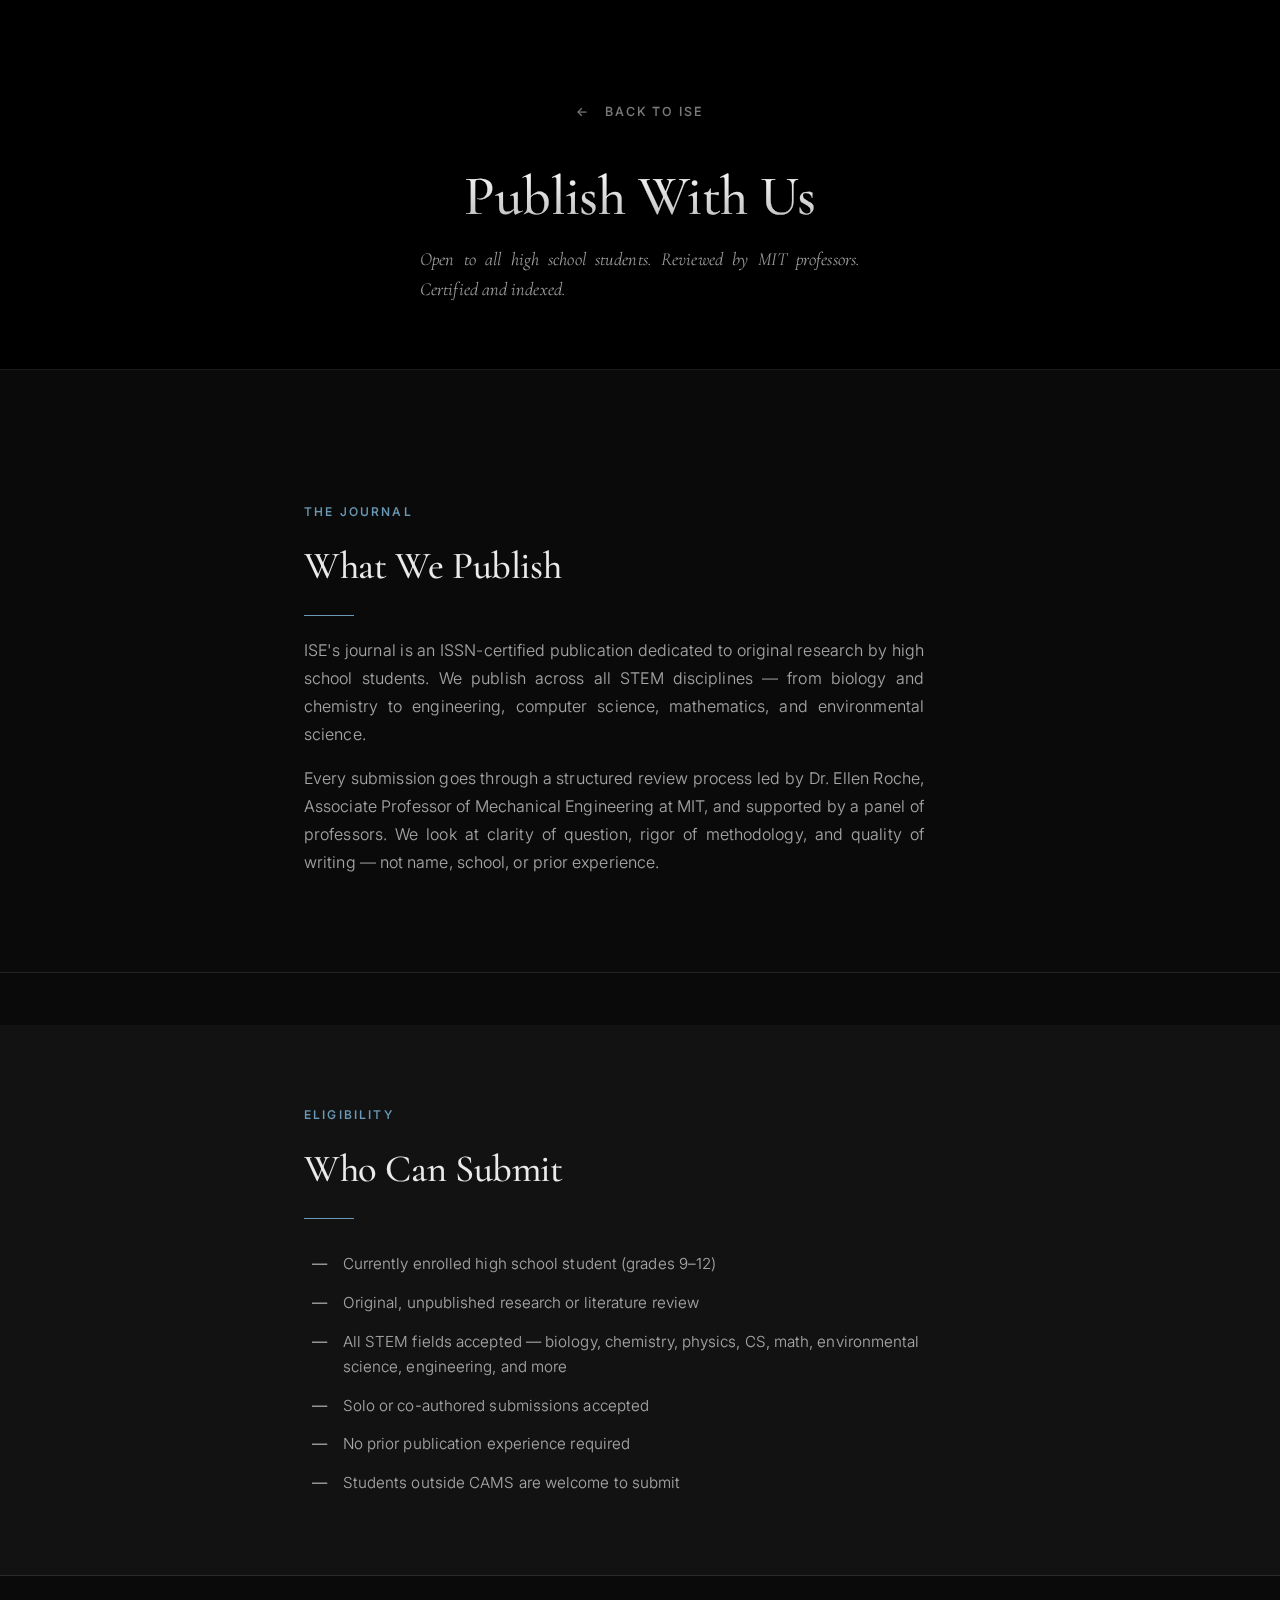
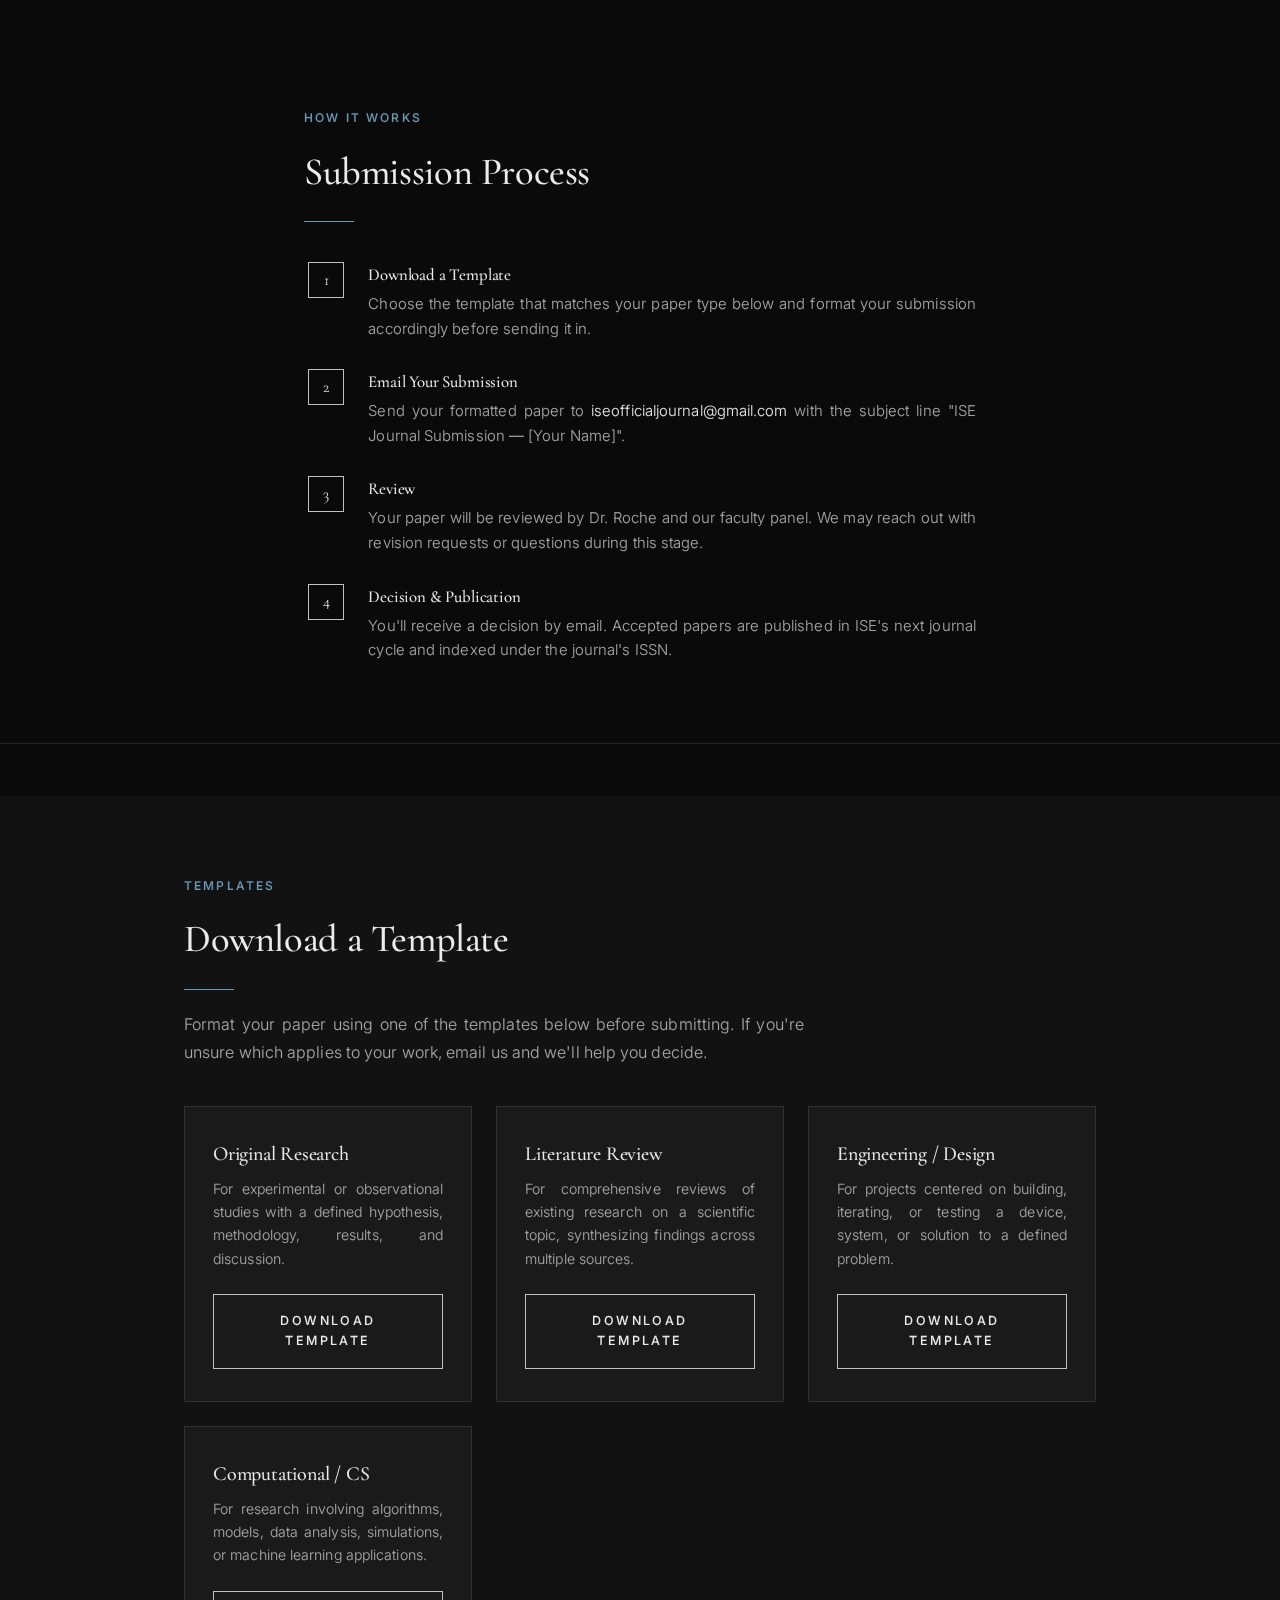
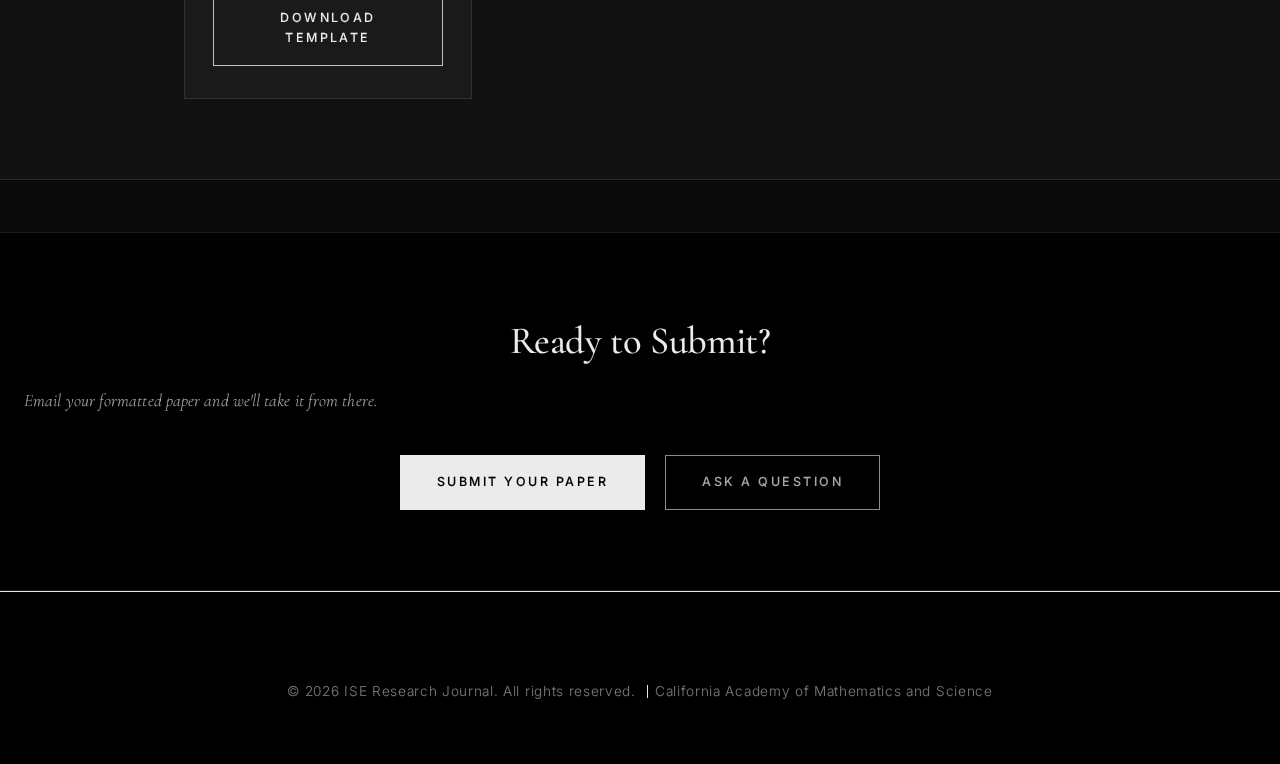
<file: publish.html>
<!DOCTYPE HTML>
<!--
	ISE Official STEM Journal — Publish With Us
-->
<html>
	<head>
		<title>Publish With Us — ISE Research Journal</title>
		<meta charset="utf-8" />
		<meta name="viewport" content="width=device-width, initial-scale=1" />
		<meta name="description" content="Submit your research to the ISE Official STEM Journal. Professor-reviewed, ISSN-certified, and open to all high school students." />
		<link rel="icon" type="image/png" href="images/ISE_image.png" />
		<link rel="stylesheet" href="assets/css/main.css" />
		<link rel="preconnect" href="https://fonts.googleapis.com">
		<link rel="preconnect" href="https://fonts.gstatic.com" crossorigin>
		<link href="https://fonts.googleapis.com/css2?family=Cormorant+Garamond:wght@400;500;600;700&family=Inter:wght@300;400;500;600&display=swap" rel="stylesheet">

		<style>
			/* === ISE Theme — Black / White / Silver / Gray ============ */
			:root {
				--c-bg:            #0a0a0a;
				--c-bg-2:          #121212;
				--c-bg-3:          #1a1a1a;
				--c-bg-elev:       #222222;
				--c-border:        rgba(192,192,192,0.14);
				--c-border-strong: rgba(192,192,192,0.38);
				--c-text:          #ececec;
				--c-text-dim:      #a8a8a8;
				--c-text-mute:     #7a7a7a;
				--c-silver:        #c0c0c0;
				--c-silver-bright: #ebebeb;
				--c-silver-dark:   #8a8a8a;
				--c-accent:        #6a9ab8;
				--c-accent-dim:    rgba(106,154,184,0.15);
				--ff-serif:        'Cormorant Garamond', Georgia, 'Times New Roman', serif;
				--ff-sans:         'Inter', -apple-system, BlinkMacSystemFont, 'Segoe UI', Roboto, sans-serif;
			}

			html, body, body.is-preload {
				background: var(--c-bg);
				color: var(--c-text);
				font-family: var(--ff-sans);
				font-weight: 300;
				letter-spacing: 0.005em;
				line-height: 1.65;
			}

			h1, h2, h3, h4, h5, h6 {
				font-family: var(--ff-serif);
				font-weight: 500;
				letter-spacing: -0.01em;
				color: var(--c-silver-bright);
			}

			a { color: var(--c-silver-bright); transition: color .2s ease; }
			a:hover { color: #fff; }

			/* ---- Page header ------------------------------------------ */
			#page-header {
				background: #000;
				padding: 6rem 1.5rem 4rem;
				text-align: center;
				border-bottom: 1px solid var(--c-border);
			}
			#page-header .back-link {
				display: inline-block;
				font-family: var(--ff-sans);
				font-size: 0.78rem;
				font-weight: 500;
				letter-spacing: 0.15em;
				text-transform: uppercase;
				color: var(--c-text-mute);
				margin-bottom: 2.5rem;
				transition: color .2s ease;
			}
			#page-header .back-link:hover { color: var(--c-silver-bright); }
			#page-header h1 {
				font-size: clamp(2rem, 5vw, 3.5rem);
				line-height: 1.15;
				background: linear-gradient(180deg, #ffffff 0%, #b8b8b8 100%);
				-webkit-background-clip: text;
				background-clip: text;
				-webkit-text-fill-color: transparent;
				margin-bottom: 1rem;
			}
			#page-header p {
				color: var(--c-text-dim);
				font-family: var(--ff-serif);
				font-style: italic;
				font-size: 1.15rem;
				max-width: 55ch;
				margin: 0 auto;
			}

			/* ---- Buttons ---------------------------------------------- */
			.button,
			input[type="submit"] {
				display: inline-block;
				background: transparent !important;
				border: 1px solid var(--c-silver) !important;
				color: var(--c-silver-bright) !important;
				text-transform: uppercase;
				letter-spacing: 0.2em;
				font-family: var(--ff-sans) !important;
				font-size: 0.78rem !important;
				font-weight: 500 !important;
				padding: 1rem 2.25rem !important;
				border-radius: 0 !important;
				box-shadow: none !important;
				text-shadow: none !important;
				transition: background .25s ease, color .25s ease, border-color .25s ease, transform .25s ease;
				cursor: pointer;
				text-decoration: none;
			}
			.button:hover {
				background: var(--c-silver-bright) !important;
				color: #000 !important;
				border-color: var(--c-silver-bright) !important;
				transform: translateY(-1px);
			}
			.button.alt {
				border-color: var(--c-silver-dark) !important;
				color: var(--c-text-dim) !important;
			}
			.button.primary {
				background: var(--c-silver-bright) !important;
				color: #000 !important;
				border-color: var(--c-silver-bright) !important;
			}
			.button.primary:hover {
				background: #fff !important;
				border-color: #fff !important;
			}

			/* ---- Layout ------------------------------------------------ */
			.container { max-width: 1100px; margin: 0 auto; padding: 0 1.5rem; }
			.container.medium { max-width: 800px; }

			/* ---- Sections ---------------------------------------------- */
			.publish-section {
				padding: 5rem 0;
				border-bottom: 1px solid var(--c-border);
			}
			.publish-section:last-child { border-bottom: none; }

			.section-label {
				font-family: var(--ff-sans);
				font-size: 0.75rem;
				font-weight: 500;
				letter-spacing: 0.18em;
				text-transform: uppercase;
				color: var(--c-accent);
				display: block;
				margin-bottom: 1rem;
			}
			.section-title {
				font-size: clamp(1.6rem, 3.5vw, 2.4rem);
				margin-bottom: 1.25rem;
			}
			.section-title::after {
				content: '';
				display: block;
				width: 50px; height: 1px;
				background: var(--c-accent);
				margin-top: 1.25rem;
			}
			.section-body {
				color: var(--c-text-dim);
				max-width: 62ch;
				font-size: 1rem;
				line-height: 1.75;
			}

			/* ---- Process steps ---------------------------------------- */
			.steps {
				list-style: none;
				padding: 0; margin: 2.5rem 0 0;
				display: flex;
				flex-direction: column;
				gap: 1.75rem;
			}
			.steps li {
				display: flex;
				gap: 1.5rem;
				align-items: flex-start;
			}
			.step-num {
				flex-shrink: 0;
				width: 2.25rem; height: 2.25rem;
				border: 1px solid var(--c-silver);
				display: flex; align-items: center; justify-content: center;
				font-family: var(--ff-serif);
				font-size: 1rem;
				color: var(--c-silver-bright);
			}
			.step-body h4 {
				font-size: 1.05rem;
				margin-bottom: 0.3rem;
				color: var(--c-silver-bright);
			}
			.step-body p {
				font-size: 0.93rem;
				color: var(--c-text-dim);
				margin: 0;
			}

			/* ---- Template cards --------------------------------------- */
			.template-grid {
				display: grid;
				grid-template-columns: repeat(auto-fill, minmax(280px, 1fr));
				gap: 1.5rem;
				margin-top: 2.5rem;
			}
			.template-card {
				background: var(--c-bg-3);
				border: 1px solid var(--c-border);
				padding: 2rem 1.75rem;
				transition: border-color .3s ease, background .3s ease, transform .3s ease;
				display: flex;
				flex-direction: column;
			}
			.template-card:hover {
				border-color: var(--c-border-strong);
				background: var(--c-bg-elev);
				transform: translateY(-3px);
			}
			.template-card h3 {
				font-size: 1.25rem;
				margin-bottom: 0.5rem;
			}
			.template-card p {
				font-size: 0.88rem;
				color: var(--c-text-dim);
				margin-bottom: 1.5rem;
				line-height: 1.65;
				flex: 1;
			}
			.template-card .button {
				align-self: flex-start;
			}

			/* ---- Eligibility table ------------------------------------ */
			.elig-list {
				list-style: none;
				padding: 0; margin: 2rem 0 0;
				display: flex;
				flex-direction: column;
				gap: 0.85rem;
			}
			.elig-list li {
				display: flex;
				gap: 1rem;
				align-items: flex-start;
				font-size: 0.95rem;
				color: var(--c-text-dim);
			}
			.elig-list li::before {
				content: '—';
				color: var(--c-silver);
				flex-shrink: 0;
			}

			/* ---- CTA bar ----------------------------------------------- */
			.cta-bar {
				background: #000;
				padding: 5rem 1.5rem;
				text-align: center;
				border-top: 1px solid var(--c-border);
			}
			.cta-bar h2 {
				font-size: clamp(1.6rem, 3vw, 2.4rem);
				margin-bottom: 1rem;
			}
			.cta-bar p {
				color: var(--c-text-dim);
				font-family: var(--ff-serif);
				font-style: italic;
				font-size: 1.1rem;
				margin-bottom: 2.5rem;
			}
			.cta-buttons {
				display: flex;
				justify-content: center;
				gap: 1.25rem;
				flex-wrap: wrap;
			}

			/* ---- Footer ----------------------------------------------- */
			#footer {
				background: #000;
				padding: 3rem 1.5rem;
				text-align: center;
				border-top: 1px solid var(--c-border);
			}
			#footer .copyright {
				color: var(--c-text-mute);
				font-size: 0.85rem;
				letter-spacing: 0.05em;
			}
			#footer .copyright a { color: var(--c-silver); }

			/* ---- Kill template leftover bg rules ---------------------- */
			.main > header { background: transparent !important; }
		</style>
	</head>
	<body class="is-preload">

		<!-- Page Header -->
		<section id="page-header">
			<a href="index.html" class="back-link">&#8592; &nbsp; Back to ISE</a>
			<h1>Publish With Us</h1>
			<p>Open to all high school students. Reviewed by MIT professors. Certified and indexed.</p>
		</section>

		<!-- About the Journal -->
		<section class="publish-section">
			<div class="container medium">
				<span class="section-label">The Journal</span>
				<h2 class="section-title">What We Publish</h2>
				<p class="section-body">
					ISE's journal is an ISSN-certified publication dedicated to original research by high school students. We publish across all STEM disciplines — from biology and chemistry to engineering, computer science, mathematics, and environmental science.
				</p>
				<p class="section-body" style="margin-top: 1rem;">
					Every submission goes through a structured review process led by Dr. Ellen Roche, Associate Professor of Mechanical Engineering at MIT, and supported by a panel of professors. We look at clarity of question, rigor of methodology, and quality of writing — not name, school, or prior experience.
				</p>
			</div>
		</section>

		<!-- Eligibility -->
		<section class="publish-section" style="background: var(--c-bg-2);">
			<div class="container medium">
				<span class="section-label">Eligibility</span>
				<h2 class="section-title">Who Can Submit</h2>
				<ul class="elig-list">
					<li>Currently enrolled high school student (grades 9–12)</li>
					<li>Original, unpublished research or literature review</li>
					<li>All STEM fields accepted — biology, chemistry, physics, CS, math, environmental science, engineering, and more</li>
					<li>Solo or co-authored submissions accepted</li>
					<li>No prior publication experience required</li>
					<li>Students outside CAMS are welcome to submit</li>
				</ul>
			</div>
		</section>

		<!-- Submission Process -->
		<section class="publish-section">
			<div class="container medium">
				<span class="section-label">How It Works</span>
				<h2 class="section-title">Submission Process</h2>
				<ol class="steps">
					<li>
						<div class="step-num">1</div>
						<div class="step-body">
							<h4>Download a Template</h4>
							<p>Choose the template that matches your paper type below and format your submission accordingly before sending it in.</p>
						</div>
					</li>
					<li>
						<div class="step-num">2</div>
						<div class="step-body">
							<h4>Email Your Submission</h4>
							<p>Send your formatted paper to <a href="mailto:iseofficialjournal@gmail.com">iseofficialjournal@gmail.com</a> with the subject line "ISE Journal Submission — [Your Name]".</p>
						</div>
					</li>
					<li>
						<div class="step-num">3</div>
						<div class="step-body">
							<h4>Review</h4>
							<p>Your paper will be reviewed by Dr. Roche and our faculty panel. We may reach out with revision requests or questions during this stage.</p>
						</div>
					</li>
					<li>
						<div class="step-num">4</div>
						<div class="step-body">
							<h4>Decision &amp; Publication</h4>
							<p>You'll receive a decision by email. Accepted papers are published in ISE's next journal cycle and indexed under the journal's ISSN.</p>
						</div>
					</li>
				</ol>
			</div>
		</section>

		<!-- Templates -->
		<section class="publish-section" style="background: var(--c-bg-2);">
			<div class="container">
				<span class="section-label">Templates</span>
				<h2 class="section-title">Download a Template</h2>
				<p class="section-body">Format your paper using one of the templates below before submitting. If you're unsure which applies to your work, email us and we'll help you decide.</p>
				<div class="template-grid">
					<div class="template-card">
						<h3>Original Research</h3>
						<p>For experimental or observational studies with a defined hypothesis, methodology, results, and discussion.</p>
						<a href="templates/ISEJ_Research_Paper_Template.docx" class="button" download>Download Template</a>
					</div>
					<div class="template-card">
						<h3>Literature Review</h3>
						<p>For comprehensive reviews of existing research on a scientific topic, synthesizing findings across multiple sources.</p>
						<a href="templates/ISEJ_Literature_Review_Template.docx" class="button" download>Download Template</a>
					</div>
					<div class="template-card">
						<h3>Engineering / Design</h3>
						<p>For projects centered on building, iterating, or testing a device, system, or solution to a defined problem.</p>
						<a href="templates/ISEJ_Engineering_Paper_Template.docx" class="button" download>Download Template</a>
					</div>
					<div class="template-card">
						<h3>Computational / CS</h3>
						<p>For research involving algorithms, models, data analysis, simulations, or machine learning applications.</p>
						<a href="templates/ISEJ_Computational_CS_Template.docx" class="button" download>Download Template</a>
					</div>
				</div>
			</div>
		</section>

		<!-- CTA -->
		<div class="cta-bar">
			<h2>Ready to Submit?</h2>
			<p>Email your formatted paper and we'll take it from there.</p>
			<div class="cta-buttons">
				<a href="mailto:iseofficialjournal@gmail.com?subject=ISE%20Journal%20Submission" class="button primary">Submit Your Paper</a>
				<a href="mailto:iseofficialjournal@gmail.com?subject=ISE%20Submission%20Question" class="button alt">Ask a Question</a>
			</div>
		</div>

		<!-- Footer -->
		<section id="footer">
			<div class="copyright">
				<ul class="menu" style="list-style:none; padding:0;">
					<li>&copy; 2026 ISE Research Journal. All rights reserved.</li>
					<li>California Academy of Mathematics and Science</li>
				</ul>
			</div>
		</section>

		<script src="assets/js/jquery.min.js"></script>
		<script src="assets/js/browser.min.js"></script>
		<script src="assets/js/breakpoints.min.js"></script>
		<script src="assets/js/util.js"></script>
		<script src="assets/js/main.js"></script>

	</body>
</html>
</file>
<file: assets/css/main.css>
@import url("fontawesome-all.min.css");
@import url("https://fonts.googleapis.com/css?family=Roboto:100,100italic,300,300italic,400,400italic");

/*
	Tessellate by HTML5 UP
	html5up.net | @ajlkn
	Free for personal and commercial use under the CCA 3.0 license (html5up.net/license)
*/

html, body, div, span, applet, object,
iframe, h1, h2, h3, h4, h5, h6, p, blockquote,
pre, a, abbr, acronym, address, big, cite,
code, del, dfn, em, img, ins, kbd, q, s, samp,
small, strike, strong, sub, sup, tt, var, b,
u, i, center, dl, dt, dd, ol, ul, li, fieldset,
form, label, legend, table, caption, tbody,
tfoot, thead, tr, th, td, article, aside,
canvas, details, embed, figure, figcaption,
footer, header, hgroup, menu, nav, output, ruby,
section, summary, time, mark, audio, video {
	margin: 0;
	padding: 0;
	border: 0;
	font-size: 100%;
	font: inherit;
	vertical-align: baseline;}

article, aside, details, figcaption, figure,
footer, header, hgroup, menu, nav, section {
	display: block;}

body {
	line-height: 1;
}

ol, ul {
	list-style: none;
}

blockquote, q {
	quotes: none;
}

	blockquote:before, blockquote:after, q:before, q:after {
		content: '';
		content: none;
	}

table {
	border-collapse: collapse;
	border-spacing: 0;
}

body {
	-webkit-text-size-adjust: none;
}

mark {
	background-color: transparent;
	color: inherit;
}

input::-moz-focus-inner {
	border: 0;
	padding: 0;
}

input, select, textarea {
	-moz-appearance: none;
	-webkit-appearance: none;
	-ms-appearance: none;
	appearance: none;
}

/* Basic */

	@-ms-viewport {
		width: device-width;
	}

	html {
		box-sizing: border-box;
	}

	*, *:before, *:after {
		box-sizing: inherit;
	}

	body {
		background: #F8F8F8;
		font-family: 'Roboto', sans-serif;
		font-weight: 300;
		font-size: 17pt;
		line-height: 1.75em;
		color: #888;
		-webkit-text-stroke: 0.1px;
	}

		body.is-preload *, body.is-preload *:before, body.is-preload *:after {
			-moz-animation: none !important;
			-webkit-animation: none !important;
			-ms-animation: none !important;
			animation: none !important;
			-moz-transition: none !important;
			-webkit-transition: none !important;
			-ms-transition: none !important;
			transition: none !important;
		}

	.dark {
		color: #aaa;
		color: rgba(255, 255, 255, 0.65);
	}

	input, textarea, select {
		font-family: 'Roboto', sans-serif;
		font-weight: 300;
		font-size: 17pt;
		line-height: 1.75em;
		color: #888;
		-webkit-text-stroke: 0.1px;
	}

	h1, h2, h3, h4, h5, h6 {
		color: #666;
		margin: 0 0 1em 0;
		font-weight: 100;
		line-height: 1.5em;
	}

	h1 a, h2 a, h3 a, h4 a, h5 a, h6 a {
		color: inherit;
		text-decoration: none;
	}

	.dark h1, .dark h2, .dark h3, .dark h4, .dark h5, .dark h6 {
		color: #fff;
	}

	strong, b {
		font-weight: 400;
		color: inherit;
	}

	.dark strong, .dark b {
		color: #fff;
		color: rgba(255, 255, 255, 0.85);
	}

	em, i {
		font-style: italic;
	}

	a {
		-moz-transition: border-bottom-color 0.25s ease-in-out;
		-webkit-transition: border-bottom-color 0.25s ease-in-out;
		-ms-transition: border-bottom-color 0.25s ease-in-out;
		transition: border-bottom-color 0.25s ease-in-out;
		color: inherit;
		text-decoration: none;
		border-bottom: dotted 1px rgba(0, 0, 0, 0.25);
	}

		a:hover {
			border-bottom-color: rgba(0, 0, 0, 0);
		}

	.dark a {
		color: #fff;
		border-bottom-color: rgba(255, 255, 255, 0.5);
	}

		.dark a:hover {
			border-bottom-color: rgba(255, 255, 255, 0);
		}

	sub {
		position: relative;
		top: 0.5em;
		font-size: 0.8em;
	}

	sup {
		position: relative;
		top: -0.5em;
		font-size: 0.8em;
	}

	hr {
		border: 0;
		border-top: solid 1px #e6e6e6;
		margin: 2em 0 2em 0;
	}

	.dark hr {
		border-top-color: rgba(255, 255, 255, 0.5);
	}

	blockquote {
		border-left: solid 0.25em #e6e6e6;
		padding: 1em 0 1em 2em;
		font-style: italic;
	}

	.dark blockquote {
		border-left-color: rgba(255, 255, 255, 0.5);
	}

	p, ul, ol, dl, table {
		margin-bottom: 1em;
	}

	p {
		text-align: justify;
	}

	header {
		margin-bottom: 1em;
	}

		header h1, header h2, header h3, header h4, header h5, header h6 {
			margin: 0;
		}

		header p {
			display: block;
			margin: 0;
			padding: 0.25em 0 0.5em 0;
		}

	footer {
		padding-top: 1.5em;
	}

	br.clear {
		clear: both;
	}

	.featured {
		text-align: center;
	}

		.featured p {
			text-align: center;
		}

/* Container */

	.container {
		margin: 0 auto;
		max-width: 100%;
		width: 1360px;
	}

		.container.medium {
			width: 1020px;
		}

		@media screen and (max-width: 1680px) {

			.container {
				width: 1200px;
			}

				.container.medium {
					width: 900px;
				}

		}

		@media screen and (max-width: 1280px) {

			.container {
				width: 960px;
			}

				.container.medium {
					width: 720px;
				}

		}

		@media screen and (max-width: 1000px) {

			.container {
				width: 100% !important;
			}

		}

/* Row */

	.row {
		display: flex;
		flex-wrap: wrap;
		box-sizing: border-box;
		align-items: stretch;
	}

		.row > * {
			box-sizing: border-box;
		}

		.row.gtr-uniform > * > :last-child {
			margin-bottom: 0;
		}

		.row.aln-left {
			justify-content: flex-start;
		}

		.row.aln-center {
			justify-content: center;
		}

		.row.aln-right {
			justify-content: flex-end;
		}

		.row.aln-top {
			align-items: flex-start;
		}

		.row.aln-middle {
			align-items: center;
		}

		.row.aln-bottom {
			align-items: flex-end;
		}

		.row > .imp {
			order: -1;
		}

		.row > .col-1 {
			width: 8.33333%;
		}

		.row > .off-1 {
			margin-left: 8.33333%;
		}

		.row > .col-2 {
			width: 16.66667%;
		}

		.row > .off-2 {
			margin-left: 16.66667%;
		}

		.row > .col-3 {
			width: 25%;
		}

		.row > .off-3 {
			margin-left: 25%;
		}

		.row > .col-4 {
			width: 33.33333%;
		}

		.row > .off-4 {
			margin-left: 33.33333%;
		}

		.row > .col-5 {
			width: 41.66667%;
		}

		.row > .off-5 {
			margin-left: 41.66667%;
		}

		.row > .col-6 {
			width: 50%;
		}

		.row > .off-6 {
			margin-left: 50%;
		}

		.row > .col-7 {
			width: 58.33333%;
		}

		.row > .off-7 {
			margin-left: 58.33333%;
		}

		.row > .col-8 {
			width: 66.66667%;
		}

		.row > .off-8 {
			margin-left: 66.66667%;
		}

		.row > .col-9 {
			width: 75%;
		}

		.row > .off-9 {
			margin-left: 75%;
		}

		.row > .col-10 {
			width: 83.33333%;
		}

		.row > .off-10 {
			margin-left: 83.33333%;
		}

		.row > .col-11 {
			width: 91.66667%;
		}

		.row > .off-11 {
			margin-left: 91.66667%;
		}

		.row > .col-12 {
			width: 100%;
		}

		.row > .off-12 {
			margin-left: 100%;
		}

		.row.gtr-0 {
			margin-top: 0px;
			margin-left: 0px;
		}

			.row.gtr-0 > * {
				padding: 0px 0 0 0px;
			}

			.row.gtr-0.gtr-uniform {
				margin-top: 0px;
			}

				.row.gtr-0.gtr-uniform > * {
					padding-top: 0px;
				}

		.row.gtr-25 {
			margin-top: -12.5px;
			margin-left: -12.5px;
		}

			.row.gtr-25 > * {
				padding: 12.5px 0 0 12.5px;
			}

			.row.gtr-25.gtr-uniform {
				margin-top: -12.5px;
			}

				.row.gtr-25.gtr-uniform > * {
					padding-top: 12.5px;
				}

		.row.gtr-50 {
			margin-top: -25px;
			margin-left: -25px;
		}

			.row.gtr-50 > * {
				padding: 25px 0 0 25px;
			}

			.row.gtr-50.gtr-uniform {
				margin-top: -25px;
			}

				.row.gtr-50.gtr-uniform > * {
					padding-top: 25px;
				}

		.row {
			margin-top: -50px;
			margin-left: -50px;
		}

			.row > * {
				padding: 50px 0 0 50px;
			}

			.row.gtr-uniform {
				margin-top: -50px;
			}

				.row.gtr-uniform > * {
					padding-top: 50px;
				}

		.row.gtr-150 {
			margin-top: -75px;
			margin-left: -75px;
		}

			.row.gtr-150 > * {
				padding: 75px 0 0 75px;
			}

			.row.gtr-150.gtr-uniform {
				margin-top: -75px;
			}

				.row.gtr-150.gtr-uniform > * {
					padding-top: 75px;
				}

		.row.gtr-200 {
			margin-top: -100px;
			margin-left: -100px;
		}

			.row.gtr-200 > * {
				padding: 100px 0 0 100px;
			}

			.row.gtr-200.gtr-uniform {
				margin-top: -100px;
			}

				.row.gtr-200.gtr-uniform > * {
					padding-top: 100px;
				}

		@media screen and (max-width: 1680px) {

			.row {
				display: flex;
				flex-wrap: wrap;
				box-sizing: border-box;
				align-items: stretch;
			}

				.row > * {
					box-sizing: border-box;
				}

				.row.gtr-uniform > * > :last-child {
					margin-bottom: 0;
				}

				.row.aln-left {
					justify-content: flex-start;
				}

				.row.aln-center {
					justify-content: center;
				}

				.row.aln-right {
					justify-content: flex-end;
				}

				.row.aln-top {
					align-items: flex-start;
				}

				.row.aln-middle {
					align-items: center;
				}

				.row.aln-bottom {
					align-items: flex-end;
				}

				.row > .imp-wide {
					order: -1;
				}

				.row > .col-1-wide {
					width: 8.33333%;
				}

				.row > .off-1-wide {
					margin-left: 8.33333%;
				}

				.row > .col-2-wide {
					width: 16.66667%;
				}

				.row > .off-2-wide {
					margin-left: 16.66667%;
				}

				.row > .col-3-wide {
					width: 25%;
				}

				.row > .off-3-wide {
					margin-left: 25%;
				}

				.row > .col-4-wide {
					width: 33.33333%;
				}

				.row > .off-4-wide {
					margin-left: 33.33333%;
				}

				.row > .col-5-wide {
					width: 41.66667%;
				}

				.row > .off-5-wide {
					margin-left: 41.66667%;
				}

				.row > .col-6-wide {
					width: 50%;
				}

				.row > .off-6-wide {
					margin-left: 50%;
				}

				.row > .col-7-wide {
					width: 58.33333%;
				}

				.row > .off-7-wide {
					margin-left: 58.33333%;
				}

				.row > .col-8-wide {
					width: 66.66667%;
				}

				.row > .off-8-wide {
					margin-left: 66.66667%;
				}

				.row > .col-9-wide {
					width: 75%;
				}

				.row > .off-9-wide {
					margin-left: 75%;
				}

				.row > .col-10-wide {
					width: 83.33333%;
				}

				.row > .off-10-wide {
					margin-left: 83.33333%;
				}

				.row > .col-11-wide {
					width: 91.66667%;
				}

				.row > .off-11-wide {
					margin-left: 91.66667%;
				}

				.row > .col-12-wide {
					width: 100%;
				}

				.row > .off-12-wide {
					margin-left: 100%;
				}

				.row.gtr-0 {
					margin-top: 0px;
					margin-left: 0px;
				}

					.row.gtr-0 > * {
						padding: 0px 0 0 0px;
					}

					.row.gtr-0.gtr-uniform {
						margin-top: 0px;
					}

						.row.gtr-0.gtr-uniform > * {
							padding-top: 0px;
						}

				.row.gtr-25 {
					margin-top: -10px;
					margin-left: -10px;
				}

					.row.gtr-25 > * {
						padding: 10px 0 0 10px;
					}

					.row.gtr-25.gtr-uniform {
						margin-top: -10px;
					}

						.row.gtr-25.gtr-uniform > * {
							padding-top: 10px;
						}

				.row.gtr-50 {
					margin-top: -20px;
					margin-left: -20px;
				}

					.row.gtr-50 > * {
						padding: 20px 0 0 20px;
					}

					.row.gtr-50.gtr-uniform {
						margin-top: -20px;
					}

						.row.gtr-50.gtr-uniform > * {
							padding-top: 20px;
						}

				.row {
					margin-top: -40px;
					margin-left: -40px;
				}

					.row > * {
						padding: 40px 0 0 40px;
					}

					.row.gtr-uniform {
						margin-top: -40px;
					}

						.row.gtr-uniform > * {
							padding-top: 40px;
						}

				.row.gtr-150 {
					margin-top: -60px;
					margin-left: -60px;
				}

					.row.gtr-150 > * {
						padding: 60px 0 0 60px;
					}

					.row.gtr-150.gtr-uniform {
						margin-top: -60px;
					}

						.row.gtr-150.gtr-uniform > * {
							padding-top: 60px;
						}

				.row.gtr-200 {
					margin-top: -80px;
					margin-left: -80px;
				}

					.row.gtr-200 > * {
						padding: 80px 0 0 80px;
					}

					.row.gtr-200.gtr-uniform {
						margin-top: -80px;
					}

						.row.gtr-200.gtr-uniform > * {
							padding-top: 80px;
						}

		}

		@media screen and (max-width: 1280px) {

			.row {
				display: flex;
				flex-wrap: wrap;
				box-sizing: border-box;
				align-items: stretch;
			}

				.row > * {
					box-sizing: border-box;
				}

				.row.gtr-uniform > * > :last-child {
					margin-bottom: 0;
				}

				.row.aln-left {
					justify-content: flex-start;
				}

				.row.aln-center {
					justify-content: center;
				}

				.row.aln-right {
					justify-content: flex-end;
				}

				.row.aln-top {
					align-items: flex-start;
				}

				.row.aln-middle {
					align-items: center;
				}

				.row.aln-bottom {
					align-items: flex-end;
				}

				.row > .imp-normal {
					order: -1;
				}

				.row > .col-1-normal {
					width: 8.33333%;
				}

				.row > .off-1-normal {
					margin-left: 8.33333%;
				}

				.row > .col-2-normal {
					width: 16.66667%;
				}

				.row > .off-2-normal {
					margin-left: 16.66667%;
				}

				.row > .col-3-normal {
					width: 25%;
				}

				.row > .off-3-normal {
					margin-left: 25%;
				}

				.row > .col-4-normal {
					width: 33.33333%;
				}

				.row > .off-4-normal {
					margin-left: 33.33333%;
				}

				.row > .col-5-normal {
					width: 41.66667%;
				}

				.row > .off-5-normal {
					margin-left: 41.66667%;
				}

				.row > .col-6-normal {
					width: 50%;
				}

				.row > .off-6-normal {
					margin-left: 50%;
				}

				.row > .col-7-normal {
					width: 58.33333%;
				}

				.row > .off-7-normal {
					margin-left: 58.33333%;
				}

				.row > .col-8-normal {
					width: 66.66667%;
				}

				.row > .off-8-normal {
					margin-left: 66.66667%;
				}

				.row > .col-9-normal {
					width: 75%;
				}

				.row > .off-9-normal {
					margin-left: 75%;
				}

				.row > .col-10-normal {
					width: 83.33333%;
				}

				.row > .off-10-normal {
					margin-left: 83.33333%;
				}

				.row > .col-11-normal {
					width: 91.66667%;
				}

				.row > .off-11-normal {
					margin-left: 91.66667%;
				}

				.row > .col-12-normal {
					width: 100%;
				}

				.row > .off-12-normal {
					margin-left: 100%;
				}

				.row.gtr-0 {
					margin-top: 0px;
					margin-left: 0px;
				}

					.row.gtr-0 > * {
						padding: 0px 0 0 0px;
					}

					.row.gtr-0.gtr-uniform {
						margin-top: 0px;
					}

						.row.gtr-0.gtr-uniform > * {
							padding-top: 0px;
						}

				.row.gtr-25 {
					margin-top: -7.5px;
					margin-left: -7.5px;
				}

					.row.gtr-25 > * {
						padding: 7.5px 0 0 7.5px;
					}

					.row.gtr-25.gtr-uniform {
						margin-top: -7.5px;
					}

						.row.gtr-25.gtr-uniform > * {
							padding-top: 7.5px;
						}

				.row.gtr-50 {
					margin-top: -15px;
					margin-left: -15px;
				}

					.row.gtr-50 > * {
						padding: 15px 0 0 15px;
					}

					.row.gtr-50.gtr-uniform {
						margin-top: -15px;
					}

						.row.gtr-50.gtr-uniform > * {
							padding-top: 15px;
						}

				.row {
					margin-top: -30px;
					margin-left: -30px;
				}

					.row > * {
						padding: 30px 0 0 30px;
					}

					.row.gtr-uniform {
						margin-top: -30px;
					}

						.row.gtr-uniform > * {
							padding-top: 30px;
						}

				.row.gtr-150 {
					margin-top: -45px;
					margin-left: -45px;
				}

					.row.gtr-150 > * {
						padding: 45px 0 0 45px;
					}

					.row.gtr-150.gtr-uniform {
						margin-top: -45px;
					}

						.row.gtr-150.gtr-uniform > * {
							padding-top: 45px;
						}

				.row.gtr-200 {
					margin-top: -60px;
					margin-left: -60px;
				}

					.row.gtr-200 > * {
						padding: 60px 0 0 60px;
					}

					.row.gtr-200.gtr-uniform {
						margin-top: -60px;
					}

						.row.gtr-200.gtr-uniform > * {
							padding-top: 60px;
						}

		}

		@media screen and (max-width: 1000px) {

			.row {
				display: flex;
				flex-wrap: wrap;
				box-sizing: border-box;
				align-items: stretch;
			}

				.row > * {
					box-sizing: border-box;
				}

				.row.gtr-uniform > * > :last-child {
					margin-bottom: 0;
				}

				.row.aln-left {
					justify-content: flex-start;
				}

				.row.aln-center {
					justify-content: center;
				}

				.row.aln-right {
					justify-content: flex-end;
				}

				.row.aln-top {
					align-items: flex-start;
				}

				.row.aln-middle {
					align-items: center;
				}

				.row.aln-bottom {
					align-items: flex-end;
				}

				.row > .imp-narrow {
					order: -1;
				}

				.row > .col-1-narrow {
					width: 8.33333%;
				}

				.row > .off-1-narrow {
					margin-left: 8.33333%;
				}

				.row > .col-2-narrow {
					width: 16.66667%;
				}

				.row > .off-2-narrow {
					margin-left: 16.66667%;
				}

				.row > .col-3-narrow {
					width: 25%;
				}

				.row > .off-3-narrow {
					margin-left: 25%;
				}

				.row > .col-4-narrow {
					width: 33.33333%;
				}

				.row > .off-4-narrow {
					margin-left: 33.33333%;
				}

				.row > .col-5-narrow {
					width: 41.66667%;
				}

				.row > .off-5-narrow {
					margin-left: 41.66667%;
				}

				.row > .col-6-narrow {
					width: 50%;
				}

				.row > .off-6-narrow {
					margin-left: 50%;
				}

				.row > .col-7-narrow {
					width: 58.33333%;
				}

				.row > .off-7-narrow {
					margin-left: 58.33333%;
				}

				.row > .col-8-narrow {
					width: 66.66667%;
				}

				.row > .off-8-narrow {
					margin-left: 66.66667%;
				}

				.row > .col-9-narrow {
					width: 75%;
				}

				.row > .off-9-narrow {
					margin-left: 75%;
				}

				.row > .col-10-narrow {
					width: 83.33333%;
				}

				.row > .off-10-narrow {
					margin-left: 83.33333%;
				}

				.row > .col-11-narrow {
					width: 91.66667%;
				}

				.row > .off-11-narrow {
					margin-left: 91.66667%;
				}

				.row > .col-12-narrow {
					width: 100%;
				}

				.row > .off-12-narrow {
					margin-left: 100%;
				}

				.row.gtr-0 {
					margin-top: 0px;
					margin-left: 0px;
				}

					.row.gtr-0 > * {
						padding: 0px 0 0 0px;
					}

					.row.gtr-0.gtr-uniform {
						margin-top: 0px;
					}

						.row.gtr-0.gtr-uniform > * {
							padding-top: 0px;
						}

				.row.gtr-25 {
					margin-top: -6.25px;
					margin-left: -6.25px;
				}

					.row.gtr-25 > * {
						padding: 6.25px 0 0 6.25px;
					}

					.row.gtr-25.gtr-uniform {
						margin-top: -6.25px;
					}

						.row.gtr-25.gtr-uniform > * {
							padding-top: 6.25px;
						}

				.row.gtr-50 {
					margin-top: -12.5px;
					margin-left: -12.5px;
				}

					.row.gtr-50 > * {
						padding: 12.5px 0 0 12.5px;
					}

					.row.gtr-50.gtr-uniform {
						margin-top: -12.5px;
					}

						.row.gtr-50.gtr-uniform > * {
							padding-top: 12.5px;
						}

				.row {
					margin-top: -25px;
					margin-left: -25px;
				}

					.row > * {
						padding: 25px 0 0 25px;
					}

					.row.gtr-uniform {
						margin-top: -25px;
					}

						.row.gtr-uniform > * {
							padding-top: 25px;
						}

				.row.gtr-150 {
					margin-top: -37.5px;
					margin-left: -37.5px;
				}

					.row.gtr-150 > * {
						padding: 37.5px 0 0 37.5px;
					}

					.row.gtr-150.gtr-uniform {
						margin-top: -37.5px;
					}

						.row.gtr-150.gtr-uniform > * {
							padding-top: 37.5px;
						}

				.row.gtr-200 {
					margin-top: -50px;
					margin-left: -50px;
				}

					.row.gtr-200 > * {
						padding: 50px 0 0 50px;
					}

					.row.gtr-200.gtr-uniform {
						margin-top: -50px;
					}

						.row.gtr-200.gtr-uniform > * {
							padding-top: 50px;
						}

		}

		@media screen and (max-width: 736px) {

			.row {
				display: flex;
				flex-wrap: wrap;
				box-sizing: border-box;
				align-items: stretch;
			}

				.row > * {
					box-sizing: border-box;
				}

				.row.gtr-uniform > * > :last-child {
					margin-bottom: 0;
				}

				.row.aln-left {
					justify-content: flex-start;
				}

				.row.aln-center {
					justify-content: center;
				}

				.row.aln-right {
					justify-content: flex-end;
				}

				.row.aln-top {
					align-items: flex-start;
				}

				.row.aln-middle {
					align-items: center;
				}

				.row.aln-bottom {
					align-items: flex-end;
				}

				.row > .imp-mobile {
					order: -1;
				}

				.row > .col-1-mobile {
					width: 8.33333%;
				}

				.row > .off-1-mobile {
					margin-left: 8.33333%;
				}

				.row > .col-2-mobile {
					width: 16.66667%;
				}

				.row > .off-2-mobile {
					margin-left: 16.66667%;
				}

				.row > .col-3-mobile {
					width: 25%;
				}

				.row > .off-3-mobile {
					margin-left: 25%;
				}

				.row > .col-4-mobile {
					width: 33.33333%;
				}

				.row > .off-4-mobile {
					margin-left: 33.33333%;
				}

				.row > .col-5-mobile {
					width: 41.66667%;
				}

				.row > .off-5-mobile {
					margin-left: 41.66667%;
				}

				.row > .col-6-mobile {
					width: 50%;
				}

				.row > .off-6-mobile {
					margin-left: 50%;
				}

				.row > .col-7-mobile {
					width: 58.33333%;
				}

				.row > .off-7-mobile {
					margin-left: 58.33333%;
				}

				.row > .col-8-mobile {
					width: 66.66667%;
				}

				.row > .off-8-mobile {
					margin-left: 66.66667%;
				}

				.row > .col-9-mobile {
					width: 75%;
				}

				.row > .off-9-mobile {
					margin-left: 75%;
				}

				.row > .col-10-mobile {
					width: 83.33333%;
				}

				.row > .off-10-mobile {
					margin-left: 83.33333%;
				}

				.row > .col-11-mobile {
					width: 91.66667%;
				}

				.row > .off-11-mobile {
					margin-left: 91.66667%;
				}

				.row > .col-12-mobile {
					width: 100%;
				}

				.row > .off-12-mobile {
					margin-left: 100%;
				}

				.row.gtr-0 {
					margin-top: 0px;
					margin-left: 0px;
				}

					.row.gtr-0 > * {
						padding: 0px 0 0 0px;
					}

					.row.gtr-0.gtr-uniform {
						margin-top: 0px;
					}

						.row.gtr-0.gtr-uniform > * {
							padding-top: 0px;
						}

				.row.gtr-25 {
					margin-top: -5px;
					margin-left: -5px;
				}

					.row.gtr-25 > * {
						padding: 5px 0 0 5px;
					}

					.row.gtr-25.gtr-uniform {
						margin-top: -5px;
					}

						.row.gtr-25.gtr-uniform > * {
							padding-top: 5px;
						}

				.row.gtr-50 {
					margin-top: -10px;
					margin-left: -10px;
				}

					.row.gtr-50 > * {
						padding: 10px 0 0 10px;
					}

					.row.gtr-50.gtr-uniform {
						margin-top: -10px;
					}

						.row.gtr-50.gtr-uniform > * {
							padding-top: 10px;
						}

				.row {
					margin-top: -20px;
					margin-left: -20px;
				}

					.row > * {
						padding: 20px 0 0 20px;
					}

					.row.gtr-uniform {
						margin-top: -20px;
					}

						.row.gtr-uniform > * {
							padding-top: 20px;
						}

				.row.gtr-150 {
					margin-top: -30px;
					margin-left: -30px;
				}

					.row.gtr-150 > * {
						padding: 30px 0 0 30px;
					}

					.row.gtr-150.gtr-uniform {
						margin-top: -30px;
					}

						.row.gtr-150.gtr-uniform > * {
							padding-top: 30px;
						}

				.row.gtr-200 {
					margin-top: -40px;
					margin-left: -40px;
				}

					.row.gtr-200 > * {
						padding: 40px 0 0 40px;
					}

					.row.gtr-200.gtr-uniform {
						margin-top: -40px;
					}

						.row.gtr-200.gtr-uniform > * {
							padding-top: 40px;
						}

		}

/* Sections/Article */

	section,
	article {
		margin-bottom: 3em;
	}

	section > :last-child,
	article > :last-child,
	section:last-child,
	article:last-child {
		margin-bottom: 0;
	}

	.row > section,
	.row > article {
		margin-bottom: 0;
	}

/* Image */

	.image {
		position: relative;
		display: inline-block;
		border: 0;
	}

		.image:after {
			content: '';
			position: absolute;
			left: 0;
			top: 0;
			width: 100%;
			height: 100%;
			background: url("images/overlay.png");
		}

		.image img {
			display: block;
			width: 100%;
			border-radius: 0.5em;
		}

		.image.featured {
			display: block;
			width: 100%;
			margin: 0 0 2em 0;
		}

		.image.fit {
			display: block;
			width: 100%;
		}

		.image.left {
			float: left;
			margin: 0 2em 2em 0;
		}

		.image.centered {
			display: block;
			margin: 0 0 2em 0;
		}

			.image.centered img {
				margin: 0 auto;
				width: auto;
			}

/* List */

	ul {
		list-style: disc;
		padding-left: 1em;
	}

		ul li {
			padding-left: 0.5em;
		}

	ol {
		list-style: decimal;
		padding-left: 1.25em;
	}

		ol li {
			padding-left: 0.25em;
		}

/* Icons */

	ul.icons {
		cursor: default;
		list-style: none;
		padding-left: 0;
	}

		ul.icons li {
			display: inline-block;
			padding-left: 0.75em;
		}

		ul.icons a {
			-moz-transition: background-color 0.25s ease-in-out;
			-webkit-transition: background-color 0.25s ease-in-out;
			-ms-transition: background-color 0.25s ease-in-out;
			transition: background-color 0.25s ease-in-out;
			display: inline-block;
			width: 2.75em;
			height: 2.75em;
			line-height: 2.8em;
			text-align: center;
			border: 0;
			box-shadow: inset 0 0 0 1px #e6e6e6;
			border-radius: 100%;
			color: #aaa;
		}

			ul.icons a:hover {
				background: rgba(0, 0, 0, 0.025);
			}

/* Menu */

	ul.menu {
		cursor: default;
		list-style: none;
		padding-left: 0;
	}

		ul.menu li {
			display: inline-block;
			line-height: 1em;
			border-left: solid 1px #e6e6e6;
			padding: 0 0 0 0.5em;
			margin: 0 0 0 0.5em;
		}

			ul.menu li:first-child {
				border-left: 0;
				padding-left: 0;
				margin-left: 0;
			}

/* Actions */

	ul.actions {
		display: -moz-flex;
		display: -webkit-flex;
		display: -ms-flex;
		display: flex;
		cursor: default;
		list-style: none;
		margin-left: -1em;
		padding-left: 0;
	}

		ul.actions li {
			padding: 0 0 0 1em;
			vertical-align: middle;
		}

		ul.actions.special {
			-moz-justify-content: center;
			-webkit-justify-content: center;
			-ms-justify-content: center;
			justify-content: center;
			width: 100%;
			margin-left: 0;
		}

			ul.actions.special li:first-child {
				padding-left: 0;
			}

		ul.actions.stacked {
			-moz-flex-direction: column;
			-webkit-flex-direction: column;
			-ms-flex-direction: column;
			flex-direction: column;
			margin-left: 0;
		}

			ul.actions.stacked li {
				padding: 1.25em 0 0 0;
			}

				ul.actions.stacked li:first-child {
					padding-top: 0;
				}

		ul.actions.fit {
			width: calc(100% + 1em);
		}

			ul.actions.fit li {
				-moz-flex-grow: 1;
				-webkit-flex-grow: 1;
				-ms-flex-grow: 1;
				flex-grow: 1;
				-moz-flex-shrink: 1;
				-webkit-flex-shrink: 1;
				-ms-flex-shrink: 1;
				flex-shrink: 1;
				width: 100%;
			}

				ul.actions.fit li > * {
					width: 100%;
				}

			ul.actions.fit.stacked {
				width: 100%;
			}

		@media screen and (max-width: 1000px) {

			ul.actions {
				-moz-justify-content: center;
				-webkit-justify-content: center;
				-ms-justify-content: center;
				justify-content: center;
				width: 100%;
				margin-left: 0;
			}

				ul.actions li:first-child {
					padding-left: 0;
				}

		}

		@media screen and (max-width: 736px) {

			ul.actions:not(.fixed) {
				-moz-flex-direction: column;
				-webkit-flex-direction: column;
				-ms-flex-direction: column;
				flex-direction: column;
				margin-left: 0;
				width: 100% !important;
			}

				ul.actions:not(.fixed) li {
					-moz-flex-grow: 1;
					-webkit-flex-grow: 1;
					-ms-flex-grow: 1;
					flex-grow: 1;
					-moz-flex-shrink: 1;
					-webkit-flex-shrink: 1;
					-ms-flex-shrink: 1;
					flex-shrink: 1;
					padding: 1em 0 0 0;
					text-align: center;
					width: 100%;
				}

					ul.actions:not(.fixed) li > * {
						width: 100%;
					}

					ul.actions:not(.fixed) li:first-child {
						padding-top: 0;
					}

					ul.actions:not(.fixed) li input[type="submit"],
					ul.actions:not(.fixed) li input[type="reset"],
					ul.actions:not(.fixed) li input[type="button"],
					ul.actions:not(.fixed) li button,
					ul.actions:not(.fixed) li .button {
						width: 100%;
					}

						ul.actions:not(.fixed) li input[type="submit"].icon:before,
						ul.actions:not(.fixed) li input[type="reset"].icon:before,
						ul.actions:not(.fixed) li input[type="button"].icon:before,
						ul.actions:not(.fixed) li button.icon:before,
						ul.actions:not(.fixed) li .button.icon:before {
							margin-left: -0.5em;
						}

		}

/* Form */

	form .actions {
		margin-bottom: 0;
	}

	form label {
		display: block;
	}

	form input[type="text"],
	form input[type="email"],
	form input[type="password"],
	form select,
	form .select,
	form textarea {
		-moz-transition: all 0.25s ease-in-out;
		-webkit-transition: all 0.25s ease-in-out;
		-ms-transition: all 0.25s ease-in-out;
		transition: all 0.25s ease-in-out;
		-moz-appearance: none;
		-webkit-appearance: none;
		-ms-appearance: none;
		appearance: none;
		display: block;
		box-shadow: inset 0 0 0 1px #e6e6e6;
		background: #f8f8f8;
		width: 100%;
		padding: 0.85em 1em 0.85em 1em;
		border-radius: 0.25em;
		border: 0;
	}

		form input[type="text"]:focus,
		form input[type="email"]:focus,
		form input[type="password"]:focus,
		form select:focus,
		form .select:focus,
		form textarea:focus {
			outline: 0;
			box-shadow: inset 0 0 0 1px #afd9e0;
			background: #fcfcfc;
		}

	form input[type="text"],
	form input[type="email"],
	form input[type="password"],
	form select {
		line-height: 1.25em;
	}

	form textarea {
		min-height: 13em;
	}

	form select {
		position: relative;
	}

		form select option:not(:checked) {
			color: #000;
		}

	form .select {
		position: relative;
		padding: 0;
		overflow-x: hidden;
		outline: 0;
	}

		form .select select {
			width: calc(100% + 2em);
			background: none !important;
			box-shadow: none !important;
			border: 0 !important;
			cursor: pointer;
		}

			form .select select::-moz-focus-inner {
				border: 0;
				outline: 0;
			}

		form .select:before {
			content: '';
			position: absolute;
			top: 15%;
			right: 1em;
			width: 1.25em;
			height: 75%;
			background: url("images/arrow.svg") center center no-repeat;
			background-size: contain;
			z-index: 0;
		}

		form .select select::-ms-expand {
			display: none;
		}

	form ::-moz-focus-inner {
		border: 0;
	}

	form ::-webkit-input-placeholder {
		color: #aaa !important;
	}

	form :-moz-placeholder {
		color: #555 !important;
	}

	form ::-moz-placeholder {
		color: #555 !important;
	}

	form :-ms-input-placeholder {
		color: #555 !important;
	}

	.dark form input[type="text"],
	.dark form input[type="email"],
	.dark form input[type="password"],
	.dark form select,
	.dark form .select,
	.dark form textarea {
		background: none;
		box-shadow: inset 0 0 0 1px rgba(255, 255, 255, 0.5);
		color: #fff;
	}

		.dark form input[type="text"]:focus,
		.dark form input[type="email"]:focus,
		.dark form input[type="password"]:focus,
		.dark form select:focus,
		.dark form .select:focus,
		.dark form textarea:focus {
			background: rgba(255, 255, 255, 0.1);
			box-shadow: inset 0 0 0 1px #fff;
		}

	.dark form .select:before {
		background: url("images/dark-arrow.svg") center center no-repeat;
		background-size: contain;
	}

	.dark form .formerize-placeholder {
		color: #aaa !important;
		color: rgba(255, 255, 255, 0.85) !important;
	}

	.dark form ::-webkit-input-placeholder {
		color: rgba(255, 255, 255, 0.85) !important;
	}

	.dark form :-moz-placeholder {
		color: rgba(255, 255, 255, 0.85) !important;
	}

	.dark form ::-moz-placeholder {
		color: rgba(255, 255, 255, 0.85) !important;
	}

	.dark form :-ms-input-placeholder {
		color: rgba(255, 255, 255, 0.85) !important;
	}

/* Table */

	table {
		width: 100%;
	}

		table.default {
			width: 100%;
			border-collapse: collapse;
		}

			table.default tbody tr {
				border: solid 1px #e6e6e6;
			}

				table.default tbody tr:nth-child(2n+2) {
					background: #f8f8f8;
				}

			table.default td {
				padding: 0.5em 1em 0.5em 1em;
			}

			table.default th {
				text-align: left;
				padding: 0.5em 1em 1em 1em;
			}

			table.default tfoot td {
				padding-top: 1em;
			}

	.dark table.default tbody tr {
		border-color: rgba(255, 255, 255, 0.5);
	}

		.dark table.default tbody tr:nth-child(2n+2) {
			background: rgba(255, 255, 255, 0.1);
		}

/* Button */

	input[type="button"],
	input[type="submit"],
	input[type="reset"],
	button,
	.button {
		-moz-transition: all 0.25s ease-in-out;
		-webkit-transition: all 0.25s ease-in-out;
		-ms-transition: all 0.25s ease-in-out;
		transition: all 0.25s ease-in-out;
		-webkit-appearance: none;
		position: relative;
		display: inline-block;
		background: #3d3d3d;
		padding: 0.85em 3em 0.85em 3em;
		border-radius: 0.25em;
		cursor: pointer;
		border: 0;
		color: #fff;
		text-align: center;
		text-decoration: none;
	}

		input[type="button"]:hover,
		input[type="submit"]:hover,
		input[type="reset"]:hover,
		button:hover,
		.button:hover {
			background: #4f4f4f;
		}

		input[type="button"].alt,
		input[type="submit"].alt,
		input[type="reset"].alt,
		button.alt,
		.button.alt {
			color: inherit;
			box-shadow: inset 0 0 0 1px #e6e6e6;
			background: none;
		}

			input[type="button"].alt:hover,
			input[type="submit"].alt:hover,
			input[type="reset"].alt:hover,
			button.alt:hover,
			.button.alt:hover {
				background: rgba(0, 0, 0, 0.025);
			}

	.dark input[type="button"],
	.dark input[type="submit"],
	.dark input[type="reset"],
	.dark button,
	.dark .button {
		background: rgba(255, 255, 255, 0.15);
		box-shadow: inset 0 0 0 1px #fff;
		color: #fff;
	}

		.dark input[type="button"]:hover,
		.dark input[type="submit"]:hover,
		.dark input[type="reset"]:hover,
		.dark button:hover,
		.dark .button:hover {
			background: rgba(255, 255, 255, 0.25);
		}

		.dark input[type="button"].alt,
		.dark input[type="submit"].alt,
		.dark input[type="reset"].alt,
		.dark button.alt,
		.dark .button.alt {
			background: none;
			box-shadow: inset 0 0 0 1px rgba(255, 255, 255, 0.5);
		}

			.dark input[type="button"].alt:hover,
			.dark input[type="submit"].alt:hover,
			.dark input[type="reset"].alt:hover,
			.dark button.alt:hover,
			.dark .button.alt:hover {
				background: rgba(255, 255, 255, 0.15);
				box-shadow: inset 0 0 0 1px #fff;
			}

/* Feature Icon */

	.feature-icon {
		display: inline-block;
		position: relative;
		padding-bottom: 5em;
		margin-bottom: 2.75em;
		cursor: default;
	}

		.feature-icon .icon {
			display: inline-block;
			width: 2em;
			height: 2em;
			font-size: 4.5em;
			border-radius: 100%;
			box-shadow: inset 0 0 0 1px #666;
			color: #666;
			line-height: 2em;
		}

		.feature-icon:before {
			content: '';
			background: #666;
			position: absolute;
			bottom: 0;
			left: 50%;
			margin-left: -0.325em;
			width: 0.65em;
			height: 0.65em;
			display: block;
			border-radius: 100%;
		}

		.feature-icon:after {
			content: '';
			position: absolute;
			left: 50%;
			bottom: 0.65em;
			width: 1px;
			height: 4.35em;
			background: #666;
			margin-left: -0.5px;
		}

	.dark .feature-icon .icon {
		background: rgba(255, 255, 255, 0.15);
		box-shadow: inset 0 0 0 1px rgba(255, 255, 255, 0.5);
		color: #fff;
	}

	.dark .feature-icon:before, .dark .feature-icon:after {
		background: rgba(255, 255, 255, 0.5);
	}

/* Icons */

	.icon {
		text-decoration: none;
		text-decoration: none;
	}

		.icon:before {
			-moz-osx-font-smoothing: grayscale;
			-webkit-font-smoothing: antialiased;
			display: inline-block;
			font-style: normal;
			font-variant: normal;
			text-rendering: auto;
			line-height: 1;
			text-transform: none !important;
			font-family: 'Font Awesome 5 Free';
			font-weight: 400;
		}

		.icon:before {
			line-height: inhreit;
		}

		.icon > .label {
			display: none;
		}

		.icon.solid:before {
			font-weight: 900;
		}

		.icon.brands:before {
			font-family: 'Font Awesome 5 Brands';
		}

/* Header */

	#header {
		position: relative;
		margin: 0;
		background-image: url("images/overlay.png"), url("../../images/header.jpg");
		background-size: auto, cover;
		background-position: top left, center center;
		background-repeat: repeat, no-repeat;
		padding: 14em 0 14em 0;
		text-align: center;
		color: #fff;
	}

		#header header h1 {
			font-size: 2.25em;
			line-height: 1.25em;
			margin-bottom: 0;
		}

		#header header p {
			margin-top: 1.25em;
			font-weight: 100;
			padding: 0;
			font-size: 1.25em;
			line-height: 1.5em;
			text-align: center;
		}

		#header footer {
			padding-top: 1.5em;
		}

/* Main Sections */

	.main {
		position: relative;
		margin: 0;
	}

		.main > header {
			background: #fff;
			text-align: center;
			padding: 5em 0 5em 0;
			margin: 0;
		}

			.main > header h2 {
				font-size: 2.25em;
				font-weight: 100;
				margin-bottom: 0;
			}

			.main > header p {
				margin: 2em 0 0 0;
				padding: 0;
				text-align: center;
			}

		.main > .content {
			padding: 6em 0 6em 0;
		}

			.main > .content h3 {
				font-size: 1.5em;
			}

			.main > .content.dark {
				background: #433;
			}

			.main > .content.style1 {
				background: url("images/bgtr.svg") top right no-repeat, url("images/bgbl.svg") bottom left no-repeat, url("images/bgbl.svg") bottom left no-repeat, url("images/overlay.png"), linear-gradient(45deg, #b39c68, #a56365, #412e4c);
			}

			.main > .content.style2 {
				background: url("images/bgtr.svg") top right no-repeat, url("images/bgbl.svg") bottom left no-repeat, url("images/overlay.png"), linear-gradient(45deg, #384955, #655361, #85505f);
			}

			.main > .content.style3 {
				background: url("images/bgtr.svg") top right no-repeat, url("images/bgbl.svg") bottom left no-repeat, url("images/overlay.png"), linear-gradient(45deg, #5f796b, #3a4e59, #2f394e);
			}

			.main > .content.style4 {
				padding-top: 0;
				background: #fff;
			}

/* Footer */

	#footer {
		position: relative;
		margin: 0;
		text-align: center;
		padding: 4em 0 8em 0;
		box-shadow: inset 0 1px 0 0 #e6e6e6;
	}

		#footer .copyright {
			margin-top: 3em;
			font-size: 0.8em;
			color: #aaa;
		}

			#footer .copyright a {
				color: inherit;
			}

		#footer ul.icons a {
			box-shadow: inset 0 0 0 1px #d6d6d6;
		}

/* Wide */

	@media screen and (max-width: 1680px) {

		/* Basic */

			body, input, textarea, select {
				font-size: 15pt;
				line-height: 1.75em;
			}

	}

/* Normal */

	@media screen and (max-width: 1280px) {

		/* Basic */

			body, input, textarea, select {
				font-size: 13pt;
				line-height: 1.65em;
			}

		/* Feature Icon */

			.feature-icon {
				margin-bottom: 2em;
			}

		/* Header */

			#header {
				padding: 12em 0 12em 0;
			}

		/* Main Sections */

			.main > header {
				padding: 4em 0 4em 0;
			}

			.main > .content {
				padding: 4em 0 4em 0;
			}

	}

/* Narrow */

	@media screen and (max-width: 1000px) {

		/* Basic */

			header, footer, h2, h3, h4, h5, h6, header > p {
				text-align: center;
			}

		/* Sections/Article */

			section, article {
				margin: 0 0 2.5em 0 !important;
			}

			.row > section, .row > article {
				margin: 0 0 2.5em 0 !important;
			}

		/* Table */

			.table-wrapper {
				width: 100%;
				overflow-x: scroll;
				padding-left: 1px;
				-webkit-overflow-scrolling: touch;
			}

		/* Header */

			#header {
				margin: 0 !important;
				padding: 8em 2em 8em 2em;
			}

				#header header p {
					margin-top: 1em;
				}

				#header footer {
					padding-top: 1.25em;
				}

		/* Main Sections */

			.main {
				margin: 0 !important;
			}

				.main > header {
					padding: 3.5em 2em 3.5em 2em;
				}

					.main > header h2 {
						font-size: 1.85em;
					}

					.main > header br {
						display: none;
					}

					.main > header p {
						margin: 1.5em 0 0 0;
					}

				.main > .content {
					padding: 3.5em 20px 3.5em 20px;
				}

					.main > .content > .container > :last-child {
						margin-bottom: 0 !important;
					}

		/* Footer */

			#footer {
				margin: 0 !important;
				padding: 3em 0 3em 0;
			}

				#footer .copyright {
					margin-top: 2em;
				}

	}

/* Mobile */

	@media screen and (max-width: 736px) {

		/* Basic */

			body, input, textarea, select {
				font-size: 11pt;
			}

		/* Sections/Article */

			section, article {
				margin: 0 0 1.5em 0 !important;
			}

			.row > section, .row > article {
				margin: 0 0 1.5em 0 !important;
			}

		/* Button */

			.button {
				padding-left: 0;
				padding-right: 0;
				width: 100%;
				max-width: 24em;
			}

		/* Icons */

			ul.icons li {
				padding-left: 0.35em;
			}

		/* Menu */

			ul.menu li {
				border: 0;
				padding: 0;
				display: block;
				margin: 1em 0 1em 0;
			}

		/* Header */

			#header {
				padding: 6em 20px 6em 20px;
			}

				#header > header {
					padding: 0 1em 0 1em;
				}

		/* Main Sections */

			.main > header {
				padding: 3em 20px 3em 20px;
			}

				.main > header h2 {
					font-size: 1.5em;
				}

			.main > .content {
				padding: 3em 20px 3em 20px;
			}

				.main > .content h3 {
					font-size: 1.25em;
				}

	}

	/* === Hero logo =========================================== */
	.hero-logo {
		display: block;
		margin: 0 auto 2em auto;
		height: 260px;
		width: auto;
		max-width: 90%;
		object-fit: contain;
		filter: drop-shadow(0 6px 32px rgba(192, 192, 192, 0.28));
	}
	@media screen and (max-width: 1000px) {
		.hero-logo { height: 200px; margin-bottom: 1.5em; }
	}
	@media screen and (max-width: 736px) {
		.hero-logo { height: 145px; margin-bottom: 1.25em; }
	}

	/* === Sponsors section ==================================== */
	.sponsor-card {
		text-align: center;
		padding: 3em 2em;
		border: 1px solid var(--c-border);
		background: rgba(255, 255, 255, 0.02);
		transition: border-color 0.3s ease, background 0.3s ease;
	}
	.sponsor-card:hover {
		border-color: var(--c-border-strong);
		background: rgba(255, 255, 255, 0.04);
	}
	.sponsor-mark {
		display: inline-block;
		font-family: var(--ff-sans);
		font-size: 0.72em;
		font-weight: 500;
		letter-spacing: 0.35em;
		text-transform: uppercase;
		color: var(--c-silver);
		padding: 0.5em 1.25em;
		border: 1px solid var(--c-border-strong);
		border-radius: 999px;
		margin-bottom: 1.5em;
	}
	.sponsor-name {
		font-size: 1.75em;
		font-weight: 500;
		margin-bottom: 0.75em;
		color: var(--c-silver-bright);
	}
	.sponsor-quote {
		border-left: none;
		border-top: 1px solid var(--c-border);
		border-bottom: 1px solid var(--c-border);
		padding: 1.25em 0;
		margin: 0 auto 2em auto;
		max-width: 50ch;
		font-family: var(--ff-serif);
		font-style: italic;
		font-size: 1.15em;
		color: var(--c-text-dim);
		text-align: center;
	}
	@media screen and (max-width: 736px) {
		.sponsor-card { padding: 2em 1.25em; }
		.sponsor-name { font-size: 1.4em; }
		.sponsor-quote { font-size: 1em; }
	}

	/* === Sponsor PDF embed =================================== */
	.sponsor-pdf {
		margin: 0 auto 2em auto;
		max-width: 700px;
		border: 1px solid var(--c-border);
		background: #000;
		overflow: hidden;
	}
	.sponsor-pdf iframe,
	.sponsor-pdf object,
	.sponsor-pdf embed {
		display: block;
		width: 100%;
		height: 900px;
		border: 0;
		background: #000;
	}
	.sponsor-pdf-fallback {
		padding: 3em 1.5em;
		color: var(--c-text-dim);
		text-align: center;
		font-size: 0.95em;
	}
	.sponsor-pdf-fallback a { color: var(--c-silver-bright); }
	@media screen and (max-width: 1000px) {
		.sponsor-pdf iframe,
		.sponsor-pdf object,
		.sponsor-pdf embed { height: 700px; }
	}
	@media screen and (max-width: 736px) {
		.sponsor-pdf iframe,
		.sponsor-pdf object,
		.sponsor-pdf embed { height: 520px; }
	}

	/* === Publish With Us ===================================== */
	.publish-point {
		border-left: 1px solid var(--c-border-strong);
		padding: 0.25em 0 0.25em 1.5em;
		height: 100%;
	}
	.publish-point h3 {
		font-size: 1.35em;
		margin-bottom: 0.5em;
		color: var(--c-silver-bright);
	}
	.publish-point p {
		color: var(--c-text-dim);
		text-align: left;
		margin-bottom: 0;
	}
	@media screen and (max-width: 1000px) {
		.publish-point {
			border-left: 0;
			border-top: 1px solid var(--c-border-strong);
			padding: 1.5em 0 0 0;
			text-align: center;
		}
		.publish-point p { text-align: center; }
	}

	/* === Modal =============================================== */
	.modal {
		position: fixed;
		inset: 0;
		z-index: 1000;
		display: flex;
		align-items: center;
		justify-content: center;
		padding: 2em 1.5em;
	}
	.modal[hidden] { display: none; }
	.modal-backdrop {
		position: absolute;
		inset: 0;
		background: rgba(0, 0, 0, 0.85);
		backdrop-filter: blur(3px);
		cursor: pointer;
	}
	.modal-panel {
		position: relative;
		z-index: 1;
		width: 100%;
		max-width: 760px;
		max-height: 85vh;
		overflow-y: auto;
		background: var(--c-bg-2);
		border: 1px solid var(--c-border-strong);
		padding: 3em 3em 2.5em 3em;
		text-align: left;
	}
	.modal-panel h2 {
		font-size: 2em;
		margin-bottom: 1em;
		padding-bottom: 0.5em;
		border-bottom: 1px solid var(--c-border);
		text-align: left;
	}
	.modal-panel h3 {
		font-size: 1.3em;
		margin: 1.75em 0 0.6em 0;
		color: var(--c-silver-bright);
		text-align: left;
	}
	.modal-panel h3:first-of-type { margin-top: 0; }
	.modal-panel p,
	.modal-panel li {
		color: var(--c-text-dim);
		text-align: left;
	}
	.modal-panel ul {
		list-style: disc;
		padding-left: 1.25em;
		margin-bottom: 1em;
	}
	.modal-panel ul.actions { list-style: none; padding-left: 0; }
	.modal-panel li { padding-left: 0.35em; }
	.modal-panel footer {
		margin-top: 2.5em;
		padding-top: 1.75em;
		border-top: 1px solid var(--c-border);
	}
	.modal-templates {
		flex-wrap: wrap;
		justify-content: flex-start;
		margin-top: 1em;
	}
	.modal-templates li { padding-left: 0; margin: 0 0.75em 0.75em 0; }
	.modal-close {
		position: absolute;
		top: 1rem;
		right: 1.25rem;
		background: none !important;
		border: 0 !important;
		box-shadow: none !important;
		color: var(--c-text-mute) !important;
		font-size: 2rem;
		line-height: 1;
		padding: 0.25rem 0.5rem !important;
		cursor: pointer;
		transition: color 0.2s ease;
	}
	.modal-close:hover { color: #fff !important; background: none !important; }
	@media screen and (max-width: 736px) {
		.modal { padding: 1em; }
		.modal-panel { padding: 2.5em 1.5em 2em 1.5em; max-height: 90vh; }
		.modal-panel h2 { font-size: 1.5em; }
		.modal-templates li { width: 100%; margin-right: 0; }
	}
</file>
